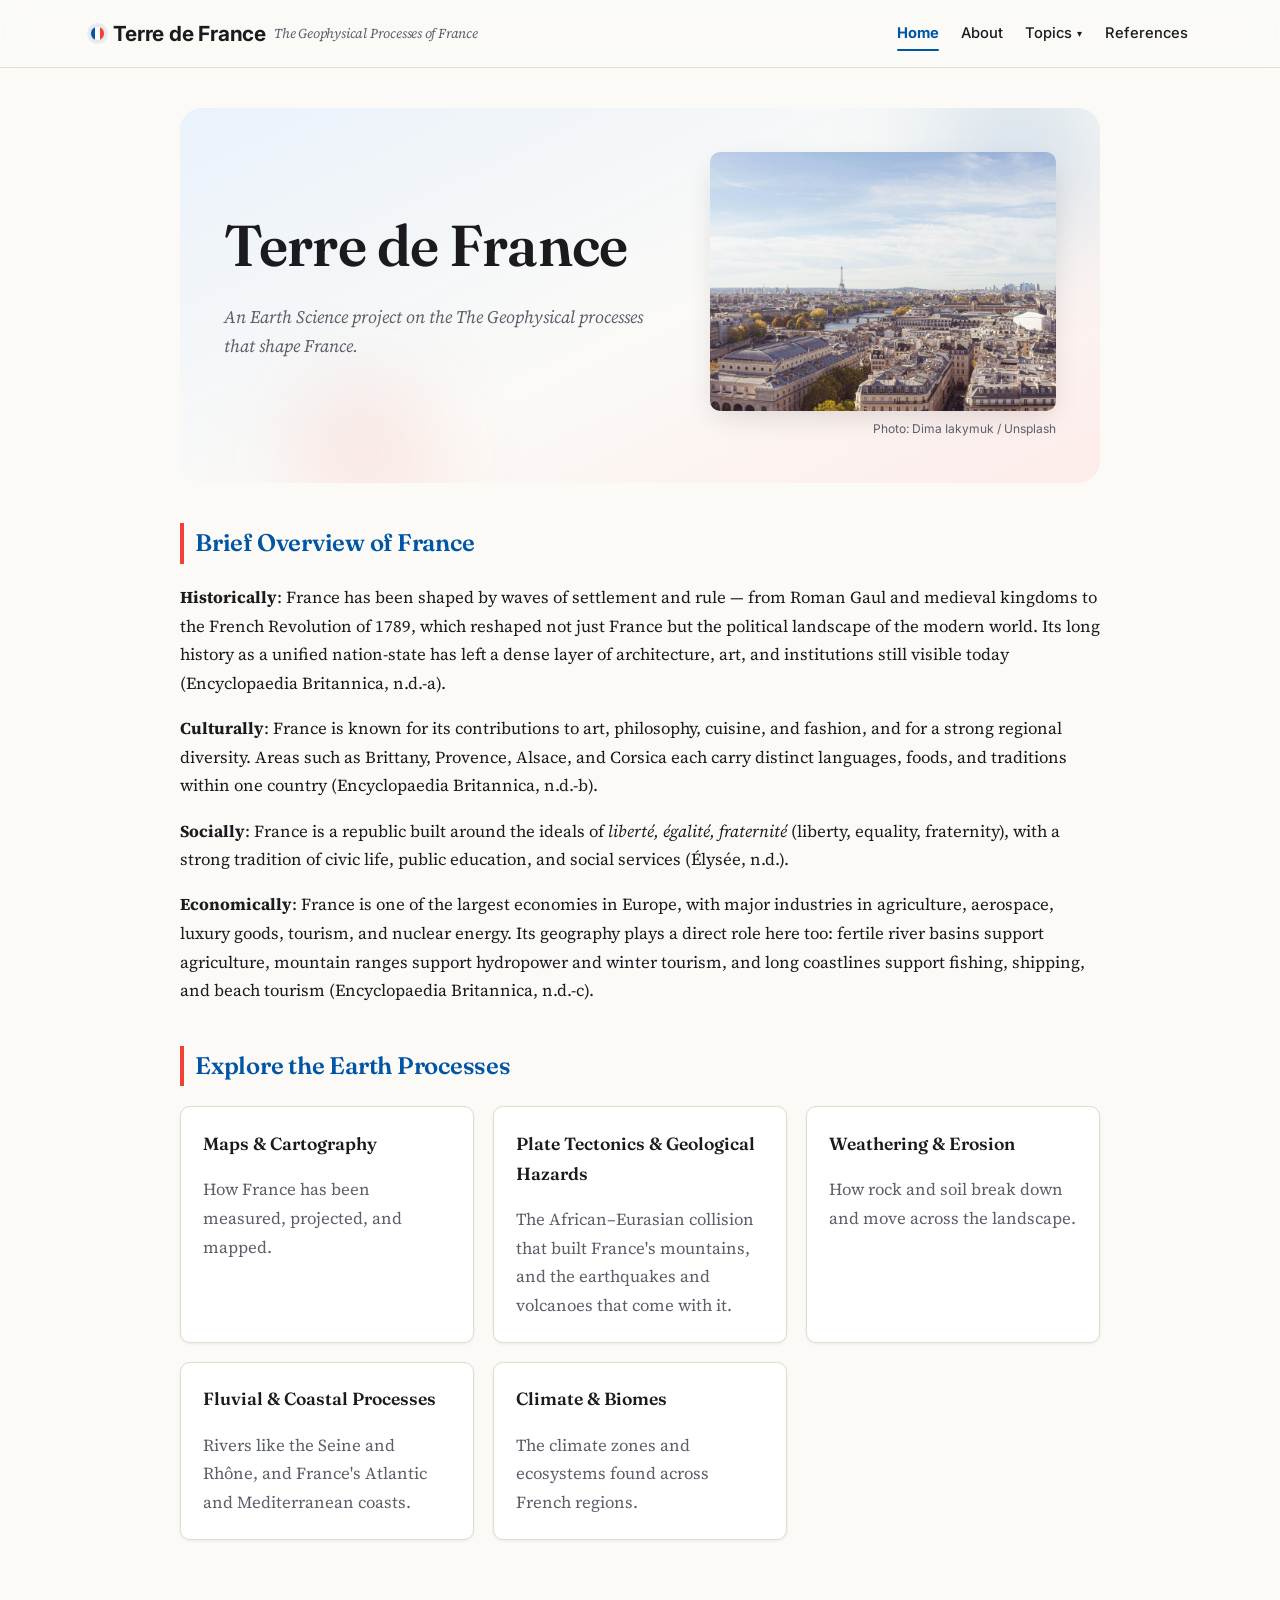
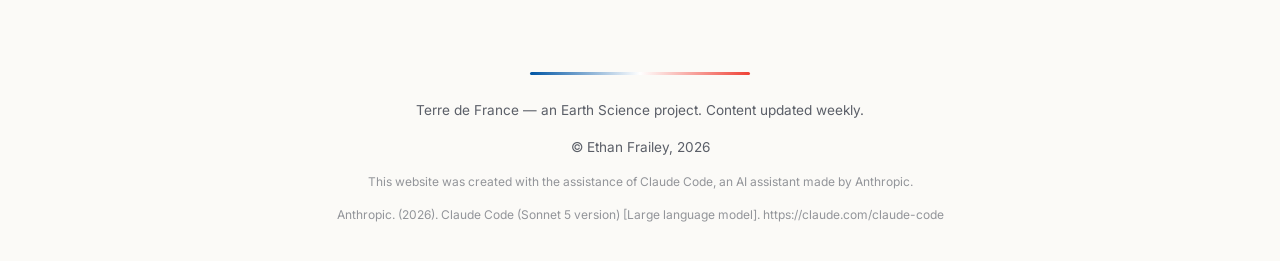
<file: index.html>
<!DOCTYPE html>
<html lang="en">
<head>
  <meta charset="UTF-8">
  <meta name="viewport" content="width=device-width, initial-scale=1.0">
  <title>Terre de France | Home</title>
  <meta name="description" content="Terre de France: an Earth Science project exploring the The Geophysical processes that have shaped France.">
  <link rel="preconnect" href="https://fonts.googleapis.com">
  <link rel="preconnect" href="https://fonts.gstatic.com" crossorigin>
  <link href="https://fonts.googleapis.com/css2?family=Fraunces:opsz,wght@9..144,500;9..144,600;9..144,700&family=Source+Serif+4:opsz,wght@8..60,400;8..60,600&family=Inter:wght@400;500;600;700&display=swap" rel="stylesheet">
  <link rel="stylesheet" href="css/style.css">
  <link rel="icon" type="image/svg+xml" href="images/favicon.svg">
</head>
<body>
  <a href="#main-content" class="skip-link">Skip to main content</a>

  <header class="site-header">
    <div class="header-inner">
      <a href="index.html" class="site-title">
        <span class="flag-dot" aria-hidden="true"></span>
        Terre de France
        <span class="subtitle">The Geophysical Processes of France</span>
      </a>
      <button class="nav-toggle" aria-expanded="false" aria-label="Toggle navigation menu">&#9776; Menu</button>
      <nav class="main-nav" aria-label="Primary">
        <ul>
          <li><a href="index.html">Home</a></li>
          <li><a href="about.html">About</a></li>
          <li class="has-dropdown">
            <button class="dropdown-toggle" type="button" aria-haspopup="true" aria-expanded="false">
              Topics <span class="caret" aria-hidden="true">&#9662;</span>
            </button>
            <ul class="dropdown-menu">
              <li><a href="maps-cartography.html">Maps &amp; Cartography</a></li>
              <li><a href="plate-tectonics.html">Plate Tectonics &amp; Geological Hazards</a></li>
              <li><a href="weathering-erosion.html">Weathering &amp; Erosion</a></li>
              <li><a href="fluvial-coastlines.html">Fluvial &amp; Coastal Processes</a></li>
              <li><a href="climate-biomes.html">Climate &amp; Biomes</a></li>
            </ul>
          </li>
          <li><a href="references.html">References</a></li>
        </ul>
      </nav>
    </div>
  </header>

  <main id="main-content">
    <div class="hero">
      <div>
        <div class="page-header" style="border-bottom:none; padding-bottom:0;">
          <h1>Terre de France</h1>
          <p class="lede">An Earth Science project on the The Geophysical processes that shape France.</p>
        </div>
      </div>
      <figure class="hero-figure">
        <img src="images/home/Aerial_photography_of_the_city.jpg" alt="Aerial view of Paris looking toward the Eiffel Tower along the Seine River.">
        <figcaption>Photo: Dima Iakymuk / Unsplash</figcaption>
      </figure>
    </div>

    <section aria-labelledby="overview-heading">
      <h2 id="overview-heading">Brief Overview of France</h2>
      <p>
        <strong>Historically</strong>: France has been shaped by waves of settlement
        and rule &mdash; from Roman Gaul and medieval kingdoms to the French
        Revolution of 1789, which reshaped not just France but the political
        landscape of the modern world. Its long history as a unified nation-state
        has left a dense layer of architecture, art, and institutions still visible
        today (Encyclopaedia Britannica, n.d.-a).
      </p>
      <p>
        <strong>Culturally</strong>: France is known for its contributions to art,
        philosophy, cuisine, and fashion, and for a strong regional diversity. Areas such as
        Brittany, Provence, Alsace, and Corsica each carry distinct languages,
        foods, and traditions within one country (Encyclopaedia Britannica, n.d.-b).
      </p>
      <p>
        <strong>Socially</strong>: France is a republic built around the ideals of
        <em>liberté, égalité, fraternité</em> (liberty, equality, fraternity), with a
        strong tradition of civic life, public education, and social services
        (Élysée, n.d.).
      </p>
      <p>
        <strong>Economically</strong>: France is one of the largest economies in
        Europe, with major industries in agriculture, aerospace, luxury goods,
        tourism, and nuclear energy. Its geography plays a direct role here too:
        fertile river basins support agriculture, mountain ranges support hydropower
        and winter tourism, and long coastlines support fishing, shipping, and beach
        tourism (Encyclopaedia Britannica, n.d.-c).
      </p>
    </section>

    <section aria-labelledby="explore-heading">
      <h2 id="explore-heading">Explore the Earth Processes</h2>
      <div class="card-grid">
        <div class="card">
          <h3><a href="maps-cartography.html">Maps &amp; Cartography</a></h3>
          <p>How France has been measured, projected, and mapped.</p>
        </div>
        <div class="card">
          <h3><a href="plate-tectonics.html">Plate Tectonics &amp; Geological Hazards</a></h3>
          <p>The African&ndash;Eurasian collision that built France's mountains, and the earthquakes and volcanoes that come with it.</p>
        </div>
        <div class="card">
          <h3><a href="weathering-erosion.html">Weathering &amp; Erosion</a></h3>
          <p>How rock and soil break down and move across the landscape.</p>
        </div>
        <div class="card">
          <h3><a href="fluvial-coastlines.html">Fluvial &amp; Coastal Processes</a></h3>
          <p>Rivers like the Seine and Rhône, and France's Atlantic and Mediterranean coasts.</p>
        </div>
        <div class="card">
          <h3><a href="climate-biomes.html">Climate &amp; Biomes</a></h3>
          <p>The climate zones and ecosystems found across French regions.</p>
        </div>
      </div>
    </section>
  </main>

  <footer class="site-footer">
    <p>Terre de France &mdash; an Earth Science project. Content updated weekly.</p>
    <p>&copy; Ethan Frailey, 2026</p>
    <p class="footer-disclaimer">This website was created with the assistance of Claude Code, an AI assistant made by Anthropic.</p>
    <p class="footer-disclaimer">Anthropic. (2026). Claude Code (Sonnet 5 version) [Large language model]. https://claude.com/claude-code</p>
  </footer>

  <script src="js/main.js"></script>
</body>
</html>
</file>
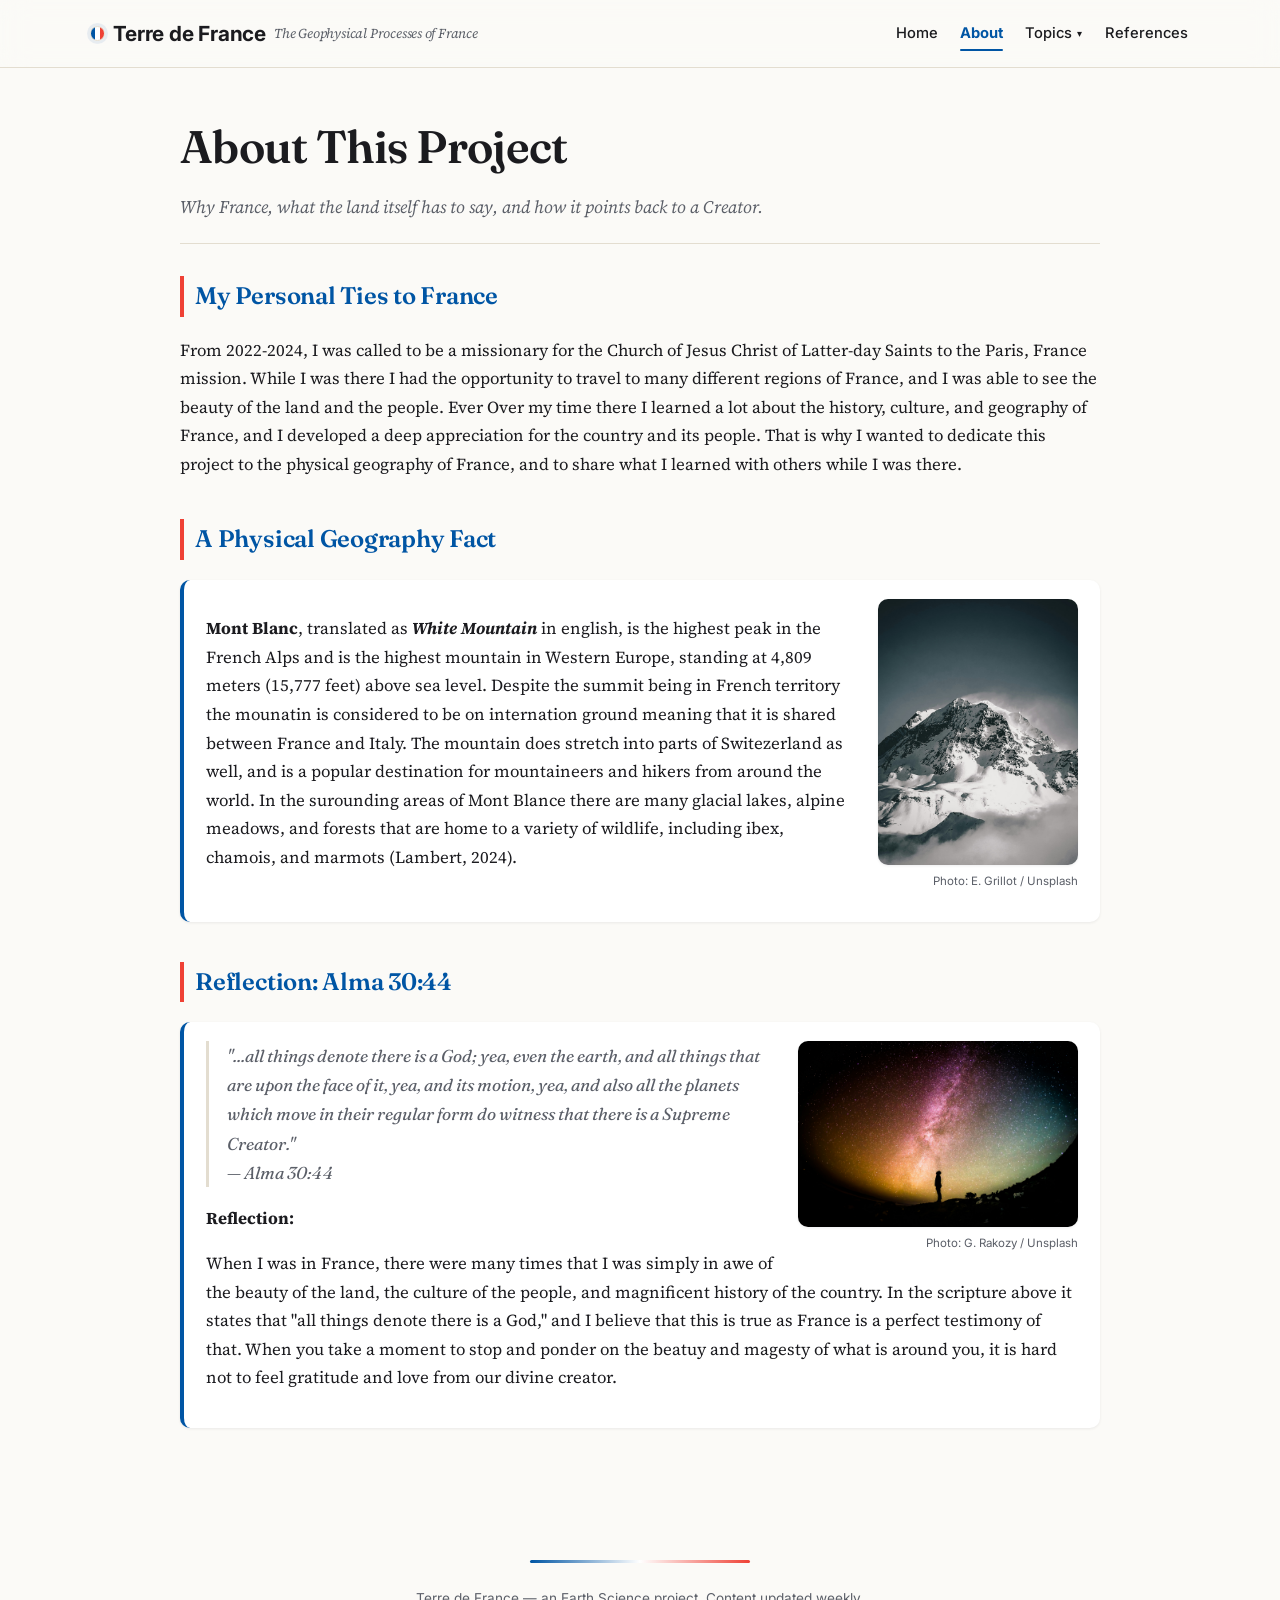
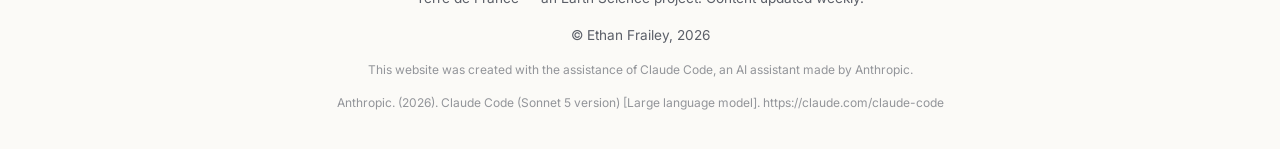
<file: about.html>
<!DOCTYPE html>
<html lang="en">
<head>
  <meta charset="UTF-8">
  <meta name="viewport" content="width=device-width, initial-scale=1.0">
  <title>Terre de France | About</title>
  <meta name="description" content="Personal connection to France, a physical geography fact, and a reflection on Alma 30:44.">
  <link rel="preconnect" href="https://fonts.googleapis.com">
  <link rel="preconnect" href="https://fonts.gstatic.com" crossorigin>
  <link href="https://fonts.googleapis.com/css2?family=Fraunces:opsz,wght@9..144,500;9..144,600;9..144,700&family=Source+Serif+4:opsz,wght@8..60,400;8..60,600&family=Inter:wght@400;500;600;700&display=swap" rel="stylesheet">
  <link rel="stylesheet" href="css/style.css">
  <link rel="icon" type="image/svg+xml" href="images/favicon.svg">
</head>
<body>
  <a href="#main-content" class="skip-link">Skip to main content</a>

  <header class="site-header">
    <div class="header-inner">
      <a href="index.html" class="site-title">
        <span class="flag-dot" aria-hidden="true"></span>
        Terre de France
        <span class="subtitle">The Geophysical Processes of France</span>
      </a>
      <button class="nav-toggle" aria-expanded="false" aria-label="Toggle navigation menu">&#9776; Menu</button>
      <nav class="main-nav" aria-label="Primary">
        <ul>
          <li><a href="index.html">Home</a></li>
          <li><a href="about.html">About</a></li>
          <li class="has-dropdown">
            <button class="dropdown-toggle" type="button" aria-haspopup="true" aria-expanded="false">
              Topics <span class="caret" aria-hidden="true">&#9662;</span>
            </button>
            <ul class="dropdown-menu">
              <li><a href="maps-cartography.html">Maps &amp; Cartography</a></li>
              <li><a href="plate-tectonics.html">Plate Tectonics &amp; Geological Hazards</a></li>
              <li><a href="weathering-erosion.html">Weathering &amp; Erosion</a></li>
              <li><a href="fluvial-coastlines.html">Fluvial &amp; Coastal Processes</a></li>
              <li><a href="climate-biomes.html">Climate &amp; Biomes</a></li>
            </ul>
          </li>
          <li><a href="references.html">References</a></li>
        </ul>
      </nav>
    </div>
  </header>

  <main id="main-content">
    <div class="page-header">
      <h1>About This Project</h1>
      <p class="lede">Why France, what the land itself has to say, and how it points back to a Creator.</p>
    </div>

    <section aria-labelledby="ties-heading">
      <h2 id="ties-heading">My Personal Ties to France</h2>
      <p>
        From 2022-2024, I was called to be a missionary for the Church of Jesus Christ of Latter-day Saints to the Paris, France mission. 
        While I was there I had the opportunity to travel to many different regions of France, and I was able to see the beauty of the land and the people. Ever
        Over my time there I learned a lot about the history, culture, and geography of France, and I developed a deep appreciation for the country and its people.
        That is why I wanted to dedicate this project to the physical geography of France, and to share what I learned with others while I was there.
      </p>
    </section>

    <section aria-labelledby="fact-heading">
      <h2 id="fact-heading">A Physical Geography Fact</h2>
      <div class="callout callout-with-image">
        <figure class="callout-figure">
          <img src="images/about/Snow-capped_mountain.jpg" alt="Snow-capped peak of Mont Blanc rising above a layer of clouds.">
          <figcaption>Photo: E. Grillot / Unsplash</figcaption>
        </figure>
        <p>
          <strong>Mont Blanc</strong>, translated as <strong><em>White Mountain</em></strong> in english, 
          is the highest peak in the French Alps and is the highest mountain in Western Europe, 
          standing at 4,809 meters (15,777 feet) above sea level. Despite the summit being in French territory the mounatin
          is considered to be on internation ground meaning that it is shared between France and Italy. 
          The mountain does stretch into parts of Switezerland as well, and is a popular destination for mountaineers and hikers
          from around the world. In the surounding areas of Mont Blance there are many glacial lakes, alpine meadows, and forests that
          are home to a variety of wildlife, including ibex, chamois, and marmots (Lambert, 2024). 
        </p>
      </div>
    </section>

    <section aria-labelledby="reflection-heading">
      <h2 id="reflection-heading">Reflection: Alma 30:44</h2>
      <div class="callout callout-with-image">
        <figure class="callout-figure callout-figure-wide">
          <img src="images/about/Silhouette_photography_of_person.jpg" alt="Silhouette of a person standing beneath a star-filled night sky and the Milky Way.">
          <figcaption>Photo: G. Rakozy / Unsplash</figcaption>
        </figure>
          <blockquote class="scripture">
            "...all things denote there is a God; yea, even the earth, 
            and all things that are upon the face of it, yea, 
            and its motion, yea, and also all the planets which 
            move in their regular form do witness that there is a Supreme Creator."
            <footer>&mdash; Alma 30:44</footer>
          </blockquote>
        <p><strong>Reflection:</strong></p>
        <p>
          When I was in France, there were many times that I was simply in awe of the beauty of the land, 
          the culture of the people, and magnificent history of the country. In the scripture above it states that 
          "all things denote there is a God," and I believe that this is true as France is a perfect testimony of that. 
          When you take a moment to stop and ponder on the beatuy and magesty of what is around you, 
          it is hard not to feel gratitude and love from our divine creator.
        </p>
      </div>
    </section>
  </main>

  <footer class="site-footer">
    <p>Terre de France &mdash; an Earth Science project. Content updated weekly.</p>
    <p>&copy; Ethan Frailey, 2026</p>
    <p class="footer-disclaimer">This website was created with the assistance of Claude Code, an AI assistant made by Anthropic.</p>
    <p class="footer-disclaimer">Anthropic. (2026). Claude Code (Sonnet 5 version) [Large language model]. https://claude.com/claude-code</p>
  </footer>

  <script src="js/main.js"></script>
</body>
</html>
</file>
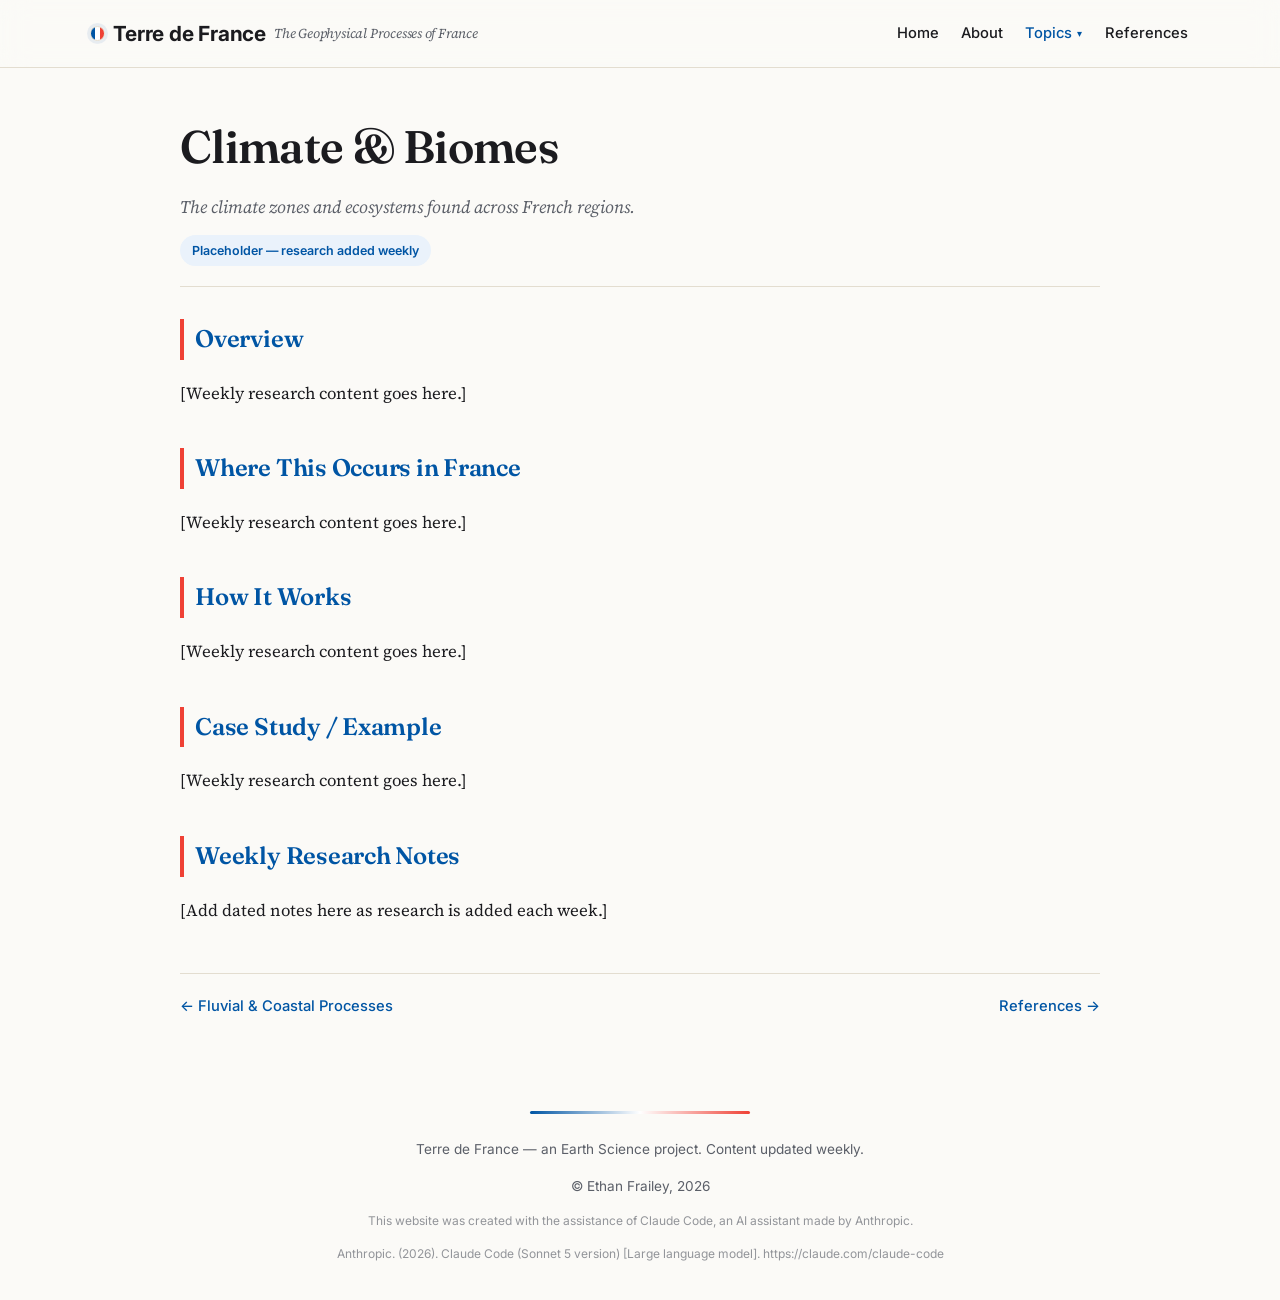
<file: climate-biomes.html>
<!DOCTYPE html>
<html lang="en">
<head>
  <meta charset="UTF-8">
  <meta name="viewport" content="width=device-width, initial-scale=1.0">
  <title>Terre de France | Climate &amp; Biomes</title>
  <meta name="description" content="Placeholder page for weekly research on climate and biomes in France.">
  <link rel="preconnect" href="https://fonts.googleapis.com">
  <link rel="preconnect" href="https://fonts.gstatic.com" crossorigin>
  <link href="https://fonts.googleapis.com/css2?family=Fraunces:opsz,wght@9..144,500;9..144,600;9..144,700&family=Source+Serif+4:opsz,wght@8..60,400;8..60,600&family=Inter:wght@400;500;600;700&display=swap" rel="stylesheet">
  <link rel="stylesheet" href="css/style.css">
  <link rel="icon" type="image/svg+xml" href="images/favicon.svg">
</head>
<body>
  <a href="#main-content" class="skip-link">Skip to main content</a>

  <header class="site-header">
    <div class="header-inner">
      <a href="index.html" class="site-title">
        <span class="flag-dot" aria-hidden="true"></span>
        Terre de France
        <span class="subtitle">The Geophysical Processes of France</span>
      </a>
      <button class="nav-toggle" aria-expanded="false" aria-label="Toggle navigation menu">&#9776; Menu</button>
      <nav class="main-nav" aria-label="Primary">
        <ul>
          <li><a href="index.html">Home</a></li>
          <li><a href="about.html">About</a></li>
          <li class="has-dropdown">
            <button class="dropdown-toggle" type="button" aria-haspopup="true" aria-expanded="false">
              Topics <span class="caret" aria-hidden="true">&#9662;</span>
            </button>
            <ul class="dropdown-menu">
              <li><a href="maps-cartography.html">Maps &amp; Cartography</a></li>
              <li><a href="plate-tectonics.html">Plate Tectonics &amp; Geological Hazards</a></li>
              <li><a href="weathering-erosion.html">Weathering &amp; Erosion</a></li>
              <li><a href="fluvial-coastlines.html">Fluvial &amp; Coastal Processes</a></li>
              <li><a href="climate-biomes.html">Climate &amp; Biomes</a></li>
            </ul>
          </li>
          <li><a href="references.html">References</a></li>
        </ul>
      </nav>
    </div>
  </header>

  <main id="main-content">
    <div class="page-header">
      <h1>Climate &amp; Biomes</h1>
      <p class="lede">The climate zones and ecosystems found across French regions.</p>
      <span class="research-status">Placeholder &mdash; research added weekly</span>
    </div>

    <section aria-labelledby="overview-heading">
      <h2 id="overview-heading">Overview</h2>
      <p>[Weekly research content goes here.]</p>
    </section>

    <section aria-labelledby="where-heading">
      <h2 id="where-heading">Where This Occurs in France</h2>
      <p>[Weekly research content goes here.]</p>
    </section>

    <section aria-labelledby="how-heading">
      <h2 id="how-heading">How It Works</h2>
      <p>[Weekly research content goes here.]</p>
    </section>

    <section aria-labelledby="case-heading">
      <h2 id="case-heading">Case Study / Example</h2>
      <p>[Weekly research content goes here.]</p>
    </section>

    <section aria-labelledby="notes-heading">
      <h2 id="notes-heading">Weekly Research Notes</h2>
      <p>[Add dated notes here as research is added each week.]</p>
    </section>

    <nav class="topic-nav" aria-label="Topic pages">
      <a href="fluvial-coastlines.html">&larr; Fluvial &amp; Coastal Processes</a>
      <a href="references.html">References &rarr;</a>
    </nav>
  </main>

  <footer class="site-footer">
    <p>Terre de France &mdash; an Earth Science project. Content updated weekly.</p>
    <p>&copy; Ethan Frailey, 2026</p>
    <p class="footer-disclaimer">This website was created with the assistance of Claude Code, an AI assistant made by Anthropic.</p>
    <p class="footer-disclaimer">Anthropic. (2026). Claude Code (Sonnet 5 version) [Large language model]. https://claude.com/claude-code</p>
  </footer>

  <script src="js/main.js"></script>
</body>
</html>
</file>
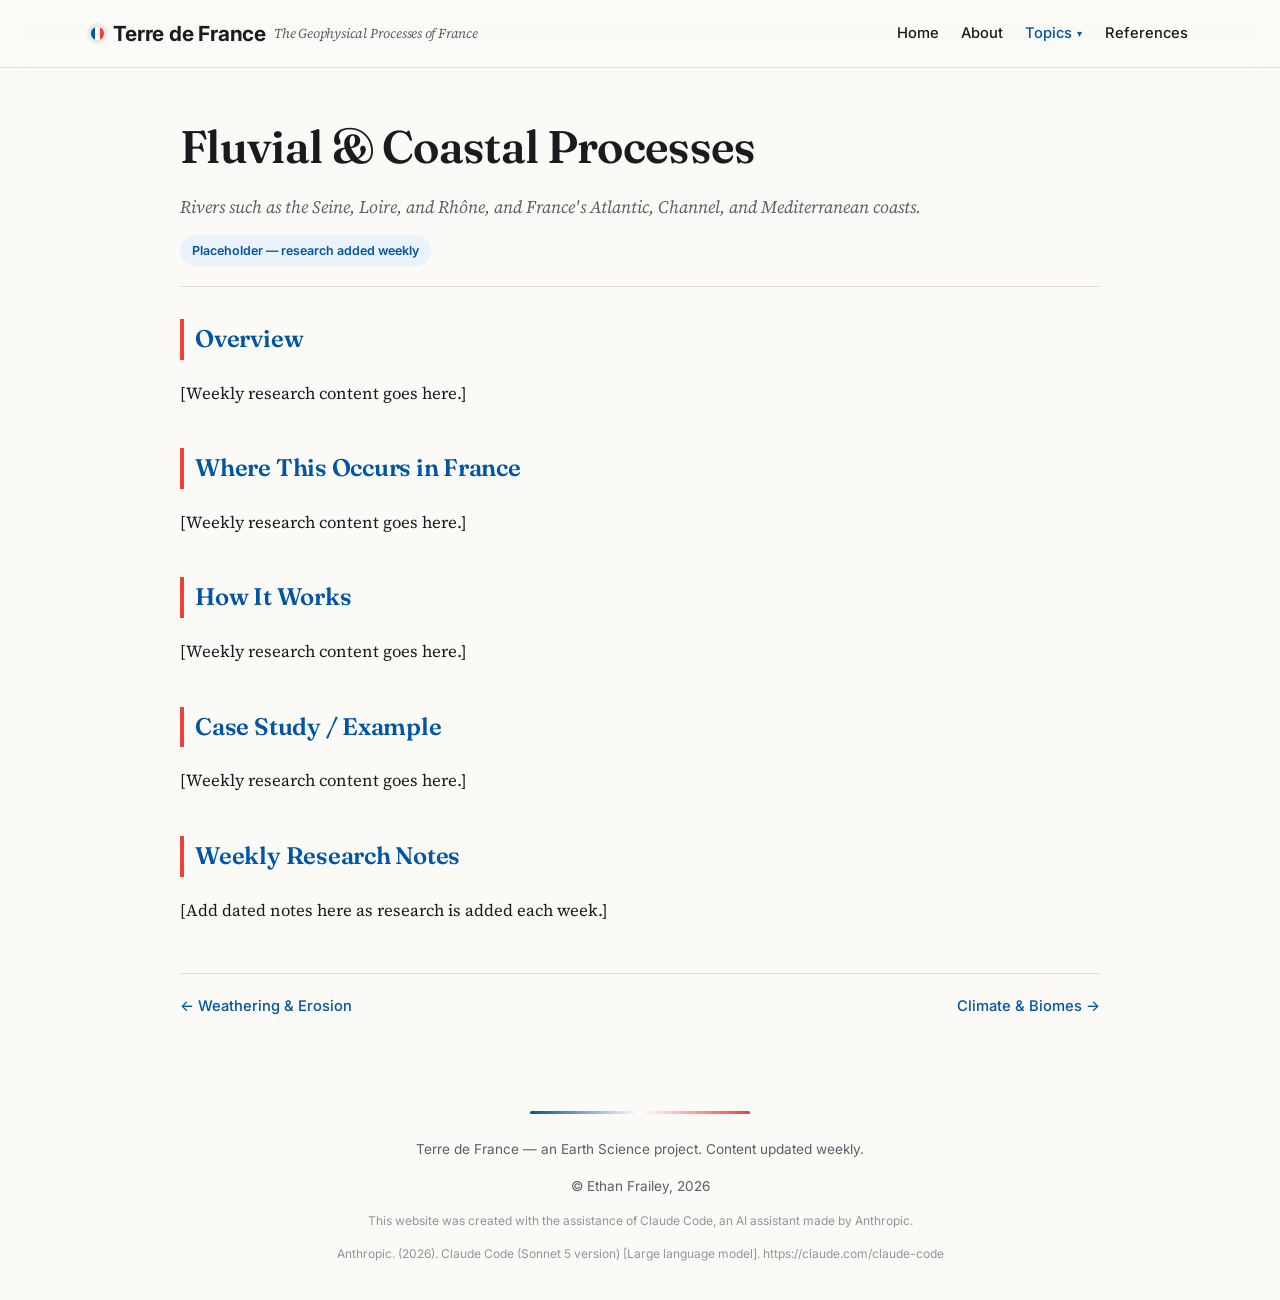
<file: fluvial-coastlines.html>
<!DOCTYPE html>
<html lang="en">
<head>
  <meta charset="UTF-8">
  <meta name="viewport" content="width=device-width, initial-scale=1.0">
  <title>Terre de France | Fluvial &amp; Coastal Processes</title>
  <meta name="description" content="Placeholder page for weekly research on rivers and coastlines in France.">
  <link rel="preconnect" href="https://fonts.googleapis.com">
  <link rel="preconnect" href="https://fonts.gstatic.com" crossorigin>
  <link href="https://fonts.googleapis.com/css2?family=Fraunces:opsz,wght@9..144,500;9..144,600;9..144,700&family=Source+Serif+4:opsz,wght@8..60,400;8..60,600&family=Inter:wght@400;500;600;700&display=swap" rel="stylesheet">
  <link rel="stylesheet" href="css/style.css">
  <link rel="icon" type="image/svg+xml" href="images/favicon.svg">
</head>
<body>
  <a href="#main-content" class="skip-link">Skip to main content</a>

  <header class="site-header">
    <div class="header-inner">
      <a href="index.html" class="site-title">
        <span class="flag-dot" aria-hidden="true"></span>
        Terre de France
        <span class="subtitle">The Geophysical Processes of France</span>
      </a>
      <button class="nav-toggle" aria-expanded="false" aria-label="Toggle navigation menu">&#9776; Menu</button>
      <nav class="main-nav" aria-label="Primary">
        <ul>
          <li><a href="index.html">Home</a></li>
          <li><a href="about.html">About</a></li>
          <li class="has-dropdown">
            <button class="dropdown-toggle" type="button" aria-haspopup="true" aria-expanded="false">
              Topics <span class="caret" aria-hidden="true">&#9662;</span>
            </button>
            <ul class="dropdown-menu">
              <li><a href="maps-cartography.html">Maps &amp; Cartography</a></li>
              <li><a href="plate-tectonics.html">Plate Tectonics &amp; Geological Hazards</a></li>
              <li><a href="weathering-erosion.html">Weathering &amp; Erosion</a></li>
              <li><a href="fluvial-coastlines.html">Fluvial &amp; Coastal Processes</a></li>
              <li><a href="climate-biomes.html">Climate &amp; Biomes</a></li>
            </ul>
          </li>
          <li><a href="references.html">References</a></li>
        </ul>
      </nav>
    </div>
  </header>

  <main id="main-content">
    <div class="page-header">
      <h1>Fluvial &amp; Coastal Processes</h1>
      <p class="lede">Rivers such as the Seine, Loire, and Rh&ocirc;ne, and France's Atlantic, Channel, and Mediterranean coasts.</p>
      <span class="research-status">Placeholder &mdash; research added weekly</span>
    </div>

    <section aria-labelledby="overview-heading">
      <h2 id="overview-heading">Overview</h2>
      <p>[Weekly research content goes here.]</p>
    </section>

    <section aria-labelledby="where-heading">
      <h2 id="where-heading">Where This Occurs in France</h2>
      <p>[Weekly research content goes here.]</p>
    </section>

    <section aria-labelledby="how-heading">
      <h2 id="how-heading">How It Works</h2>
      <p>[Weekly research content goes here.]</p>
    </section>

    <section aria-labelledby="case-heading">
      <h2 id="case-heading">Case Study / Example</h2>
      <p>[Weekly research content goes here.]</p>
    </section>

    <section aria-labelledby="notes-heading">
      <h2 id="notes-heading">Weekly Research Notes</h2>
      <p>[Add dated notes here as research is added each week.]</p>
    </section>

    <nav class="topic-nav" aria-label="Topic pages">
      <a href="weathering-erosion.html">&larr; Weathering &amp; Erosion</a>
      <a href="climate-biomes.html">Climate &amp; Biomes &rarr;</a>
    </nav>
  </main>

  <footer class="site-footer">
    <p>Terre de France &mdash; an Earth Science project. Content updated weekly.</p>
    <p>&copy; Ethan Frailey, 2026</p>
    <p class="footer-disclaimer">This website was created with the assistance of Claude Code, an AI assistant made by Anthropic.</p>
    <p class="footer-disclaimer">Anthropic. (2026). Claude Code (Sonnet 5 version) [Large language model]. https://claude.com/claude-code</p>
  </footer>

  <script src="js/main.js"></script>
</body>
</html>
</file>
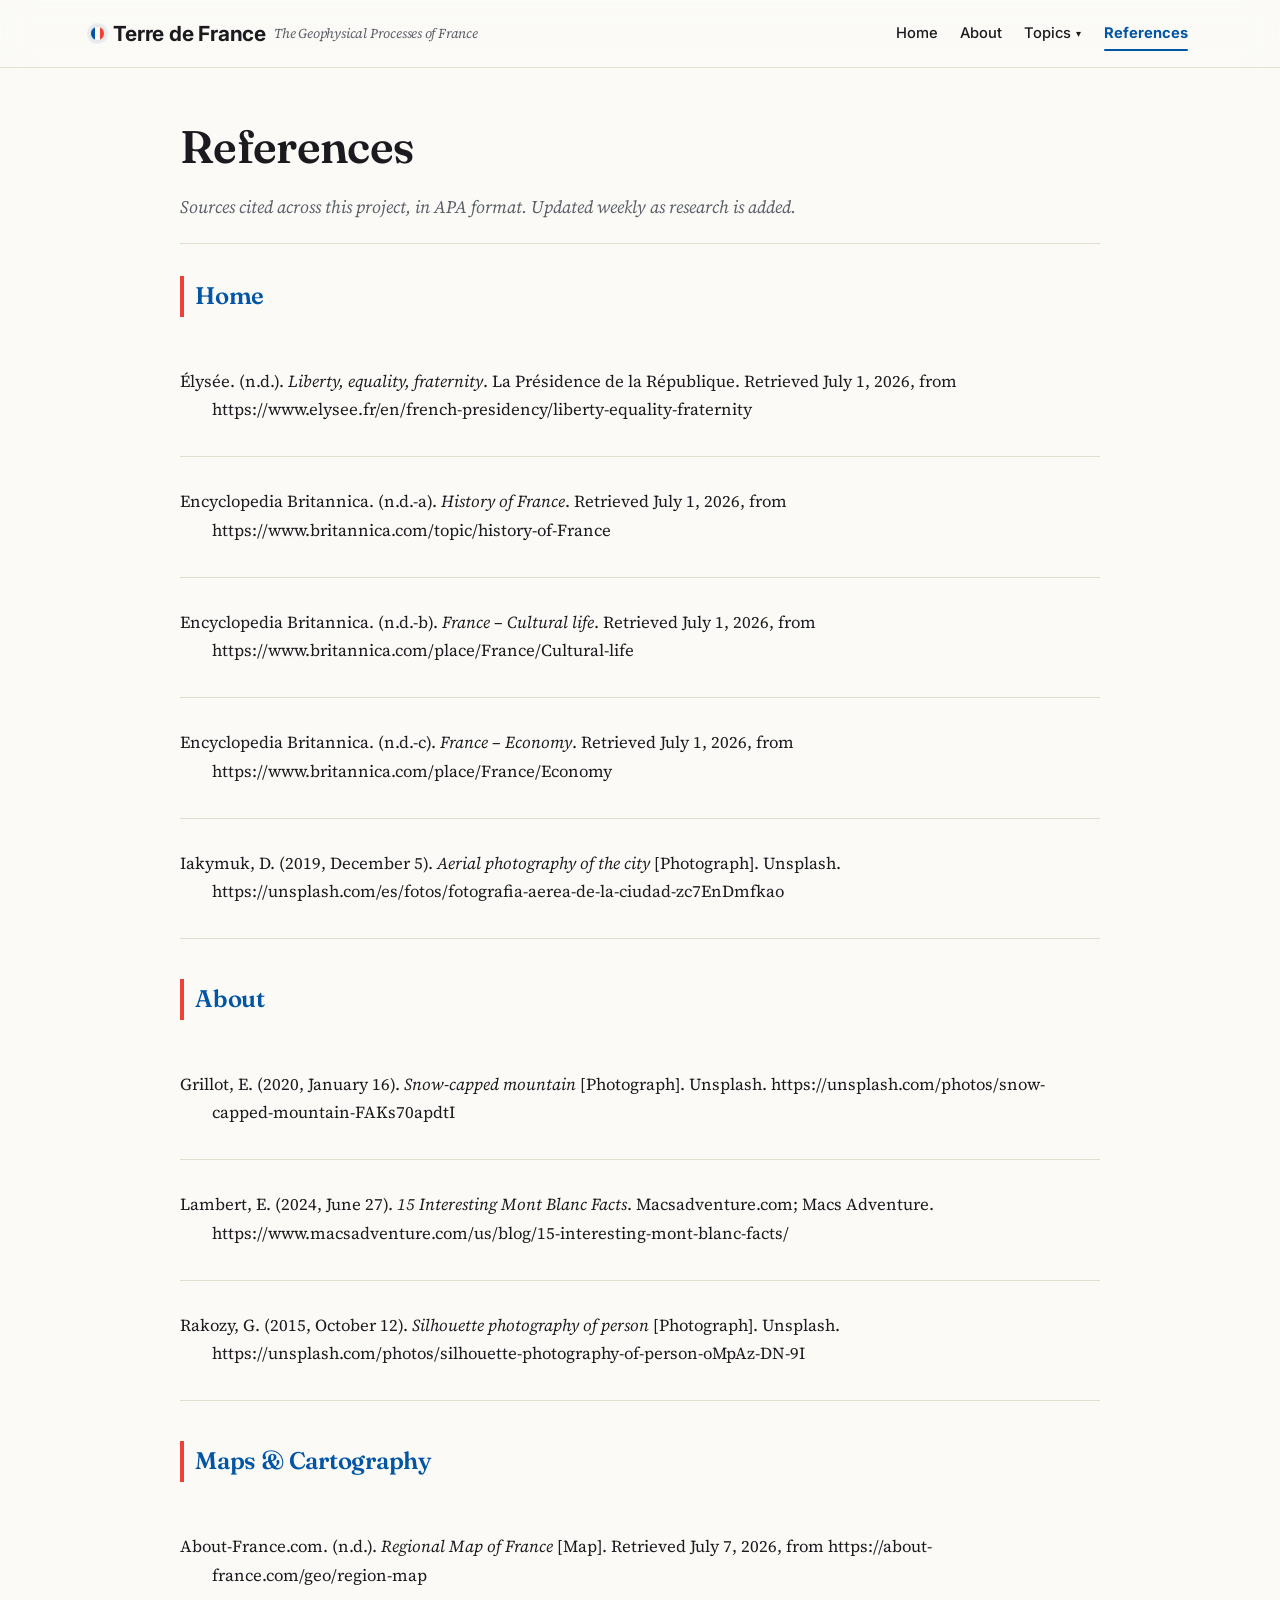
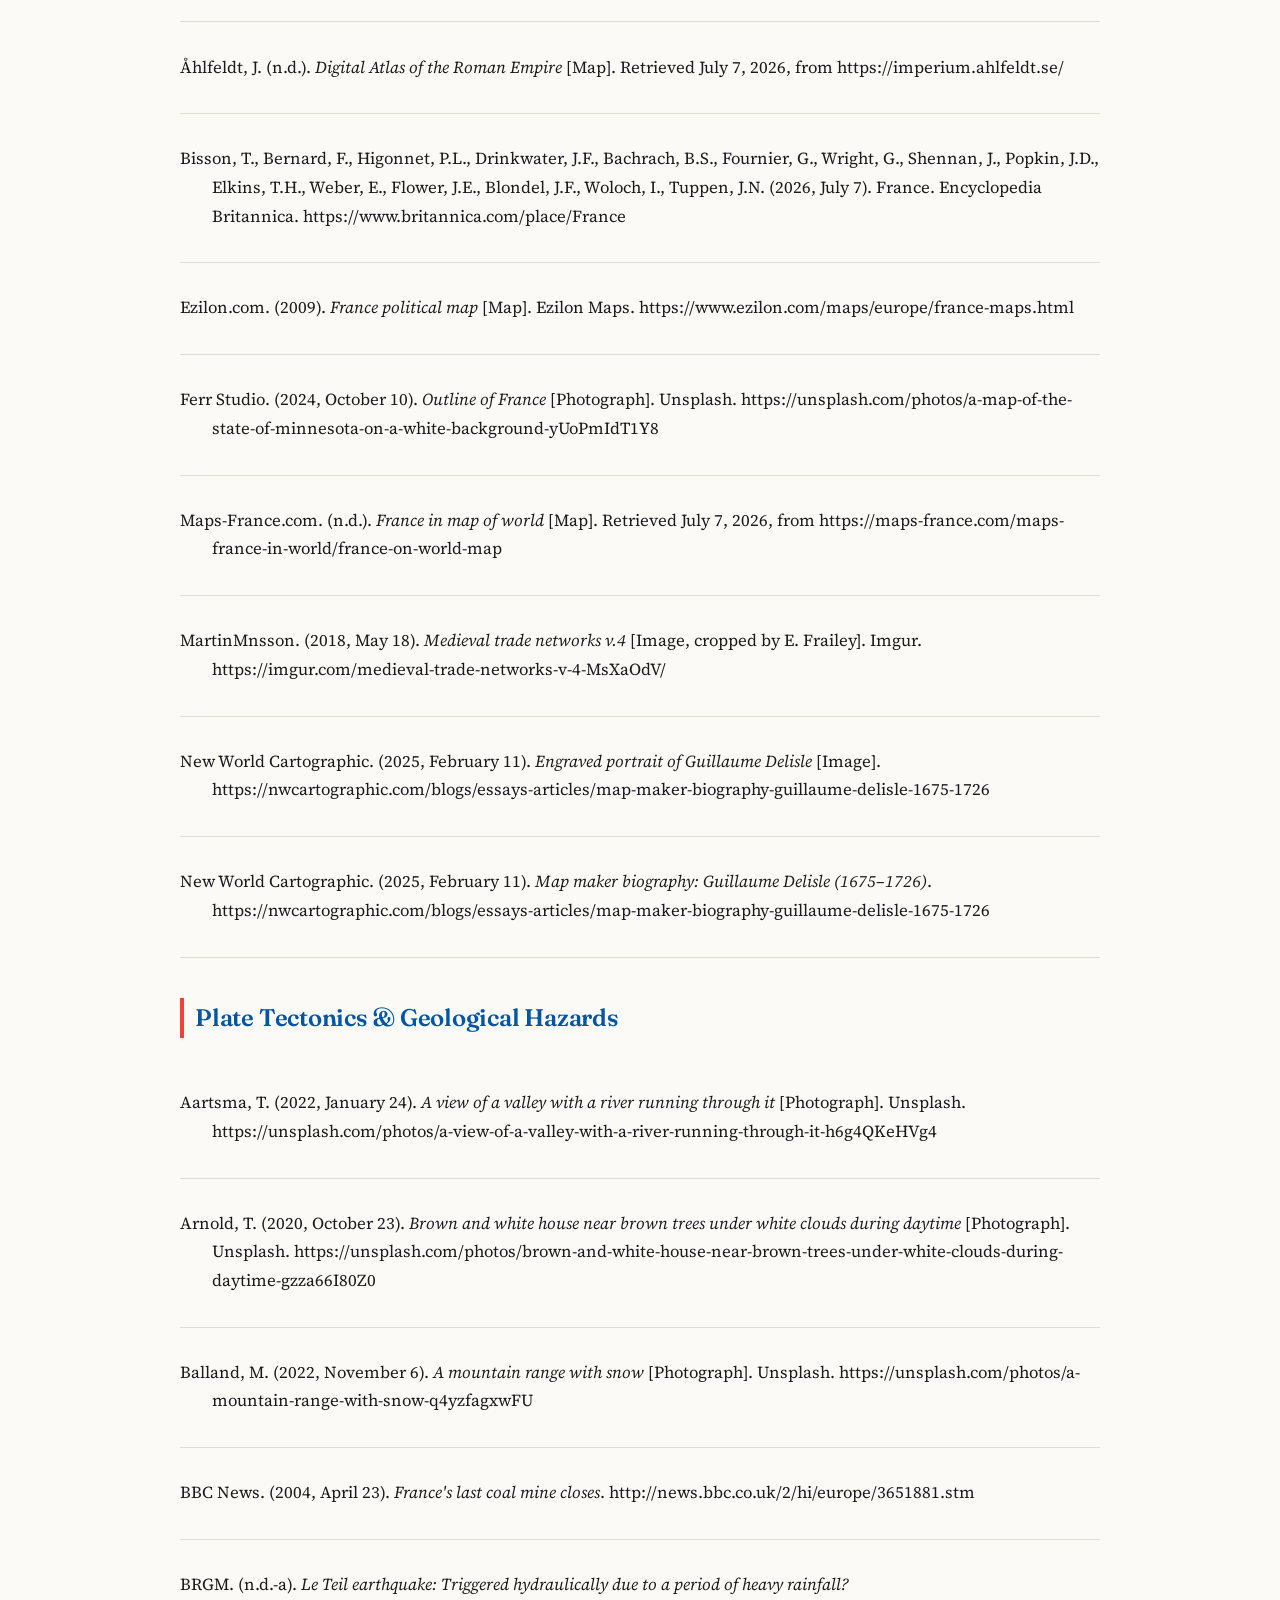
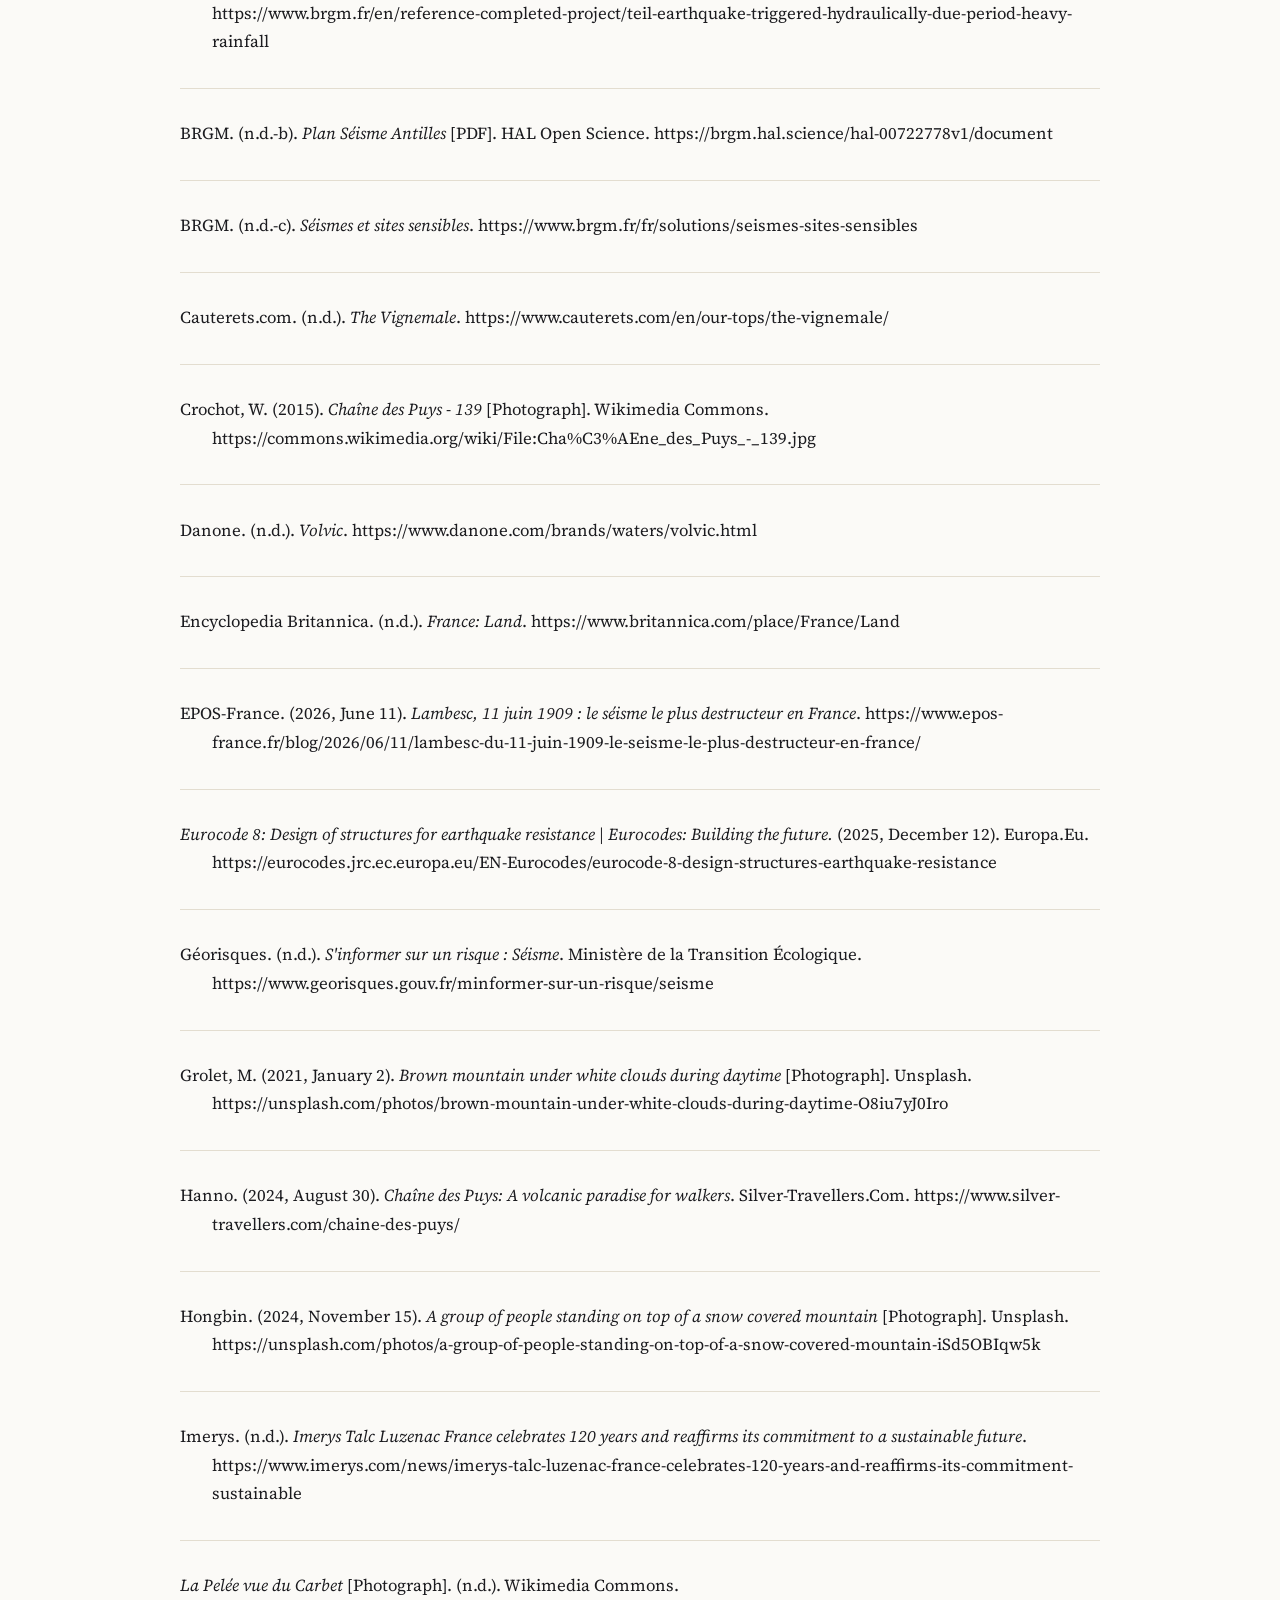
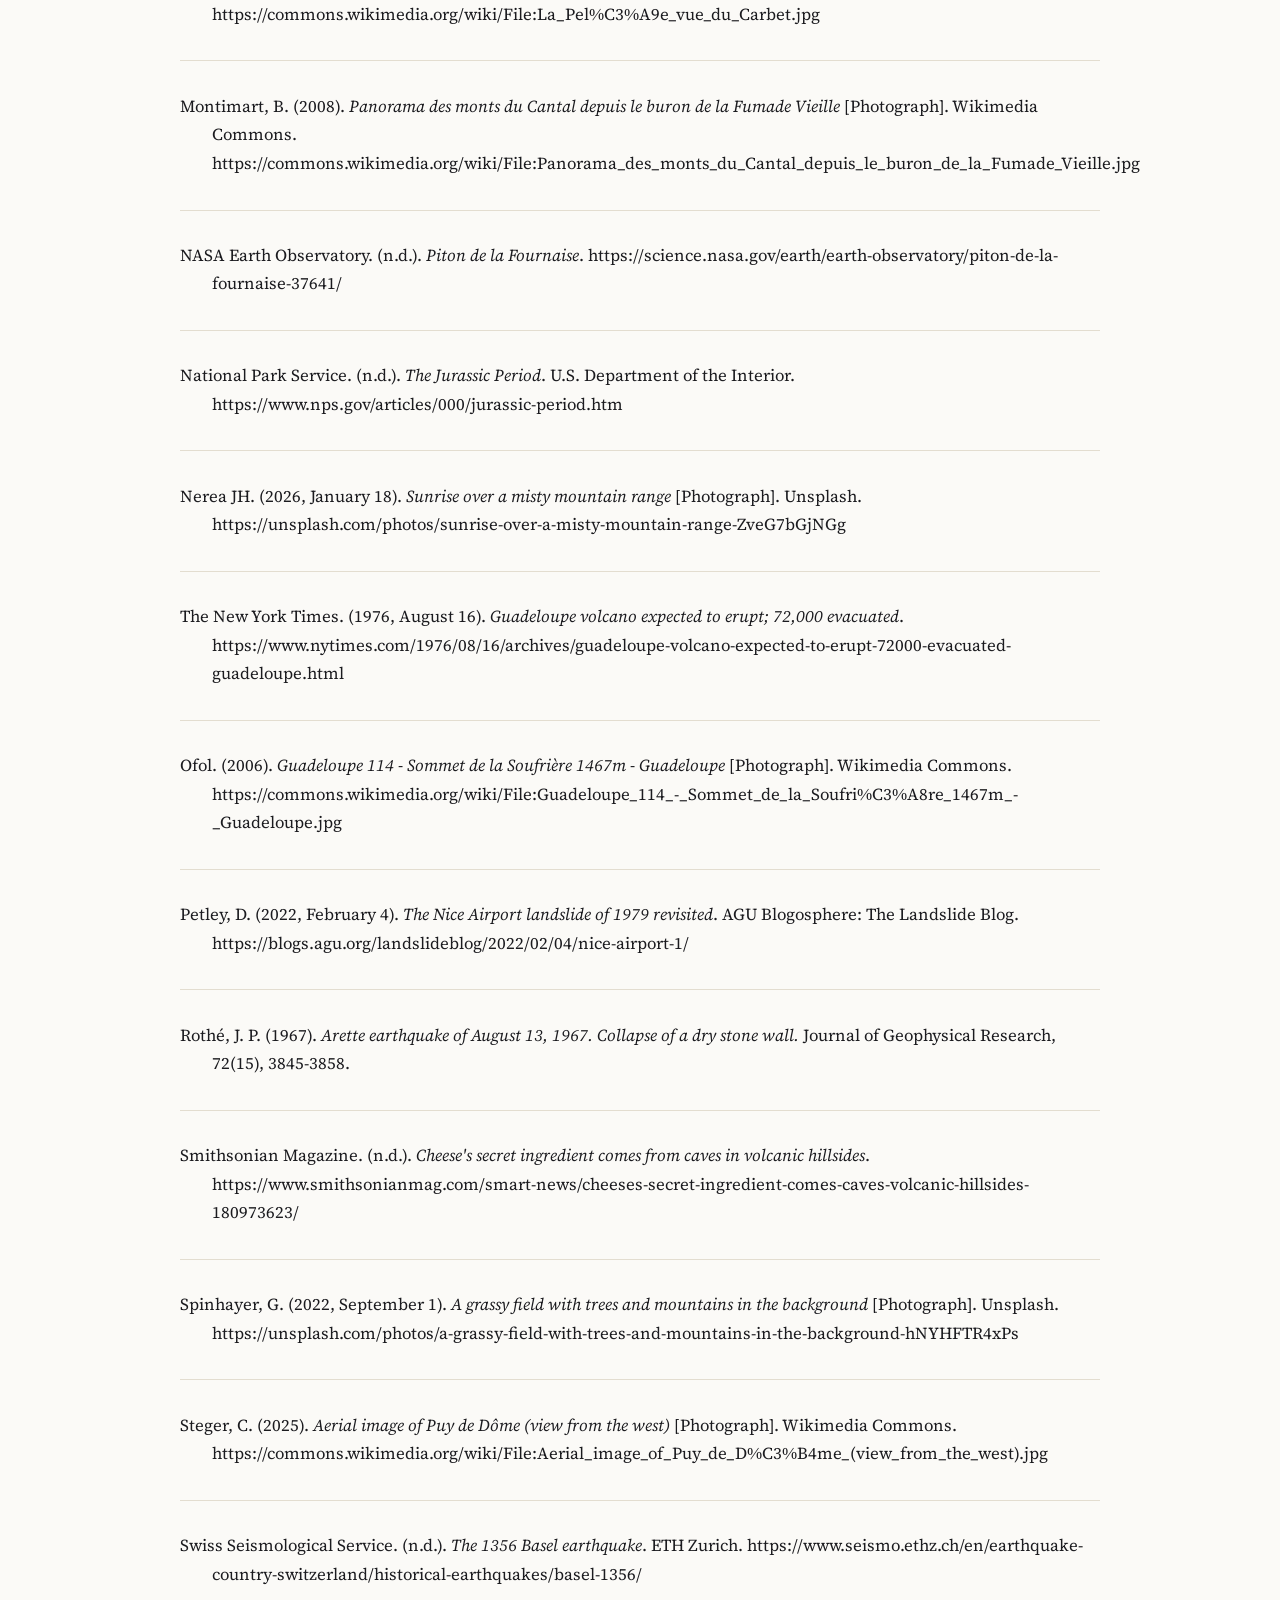
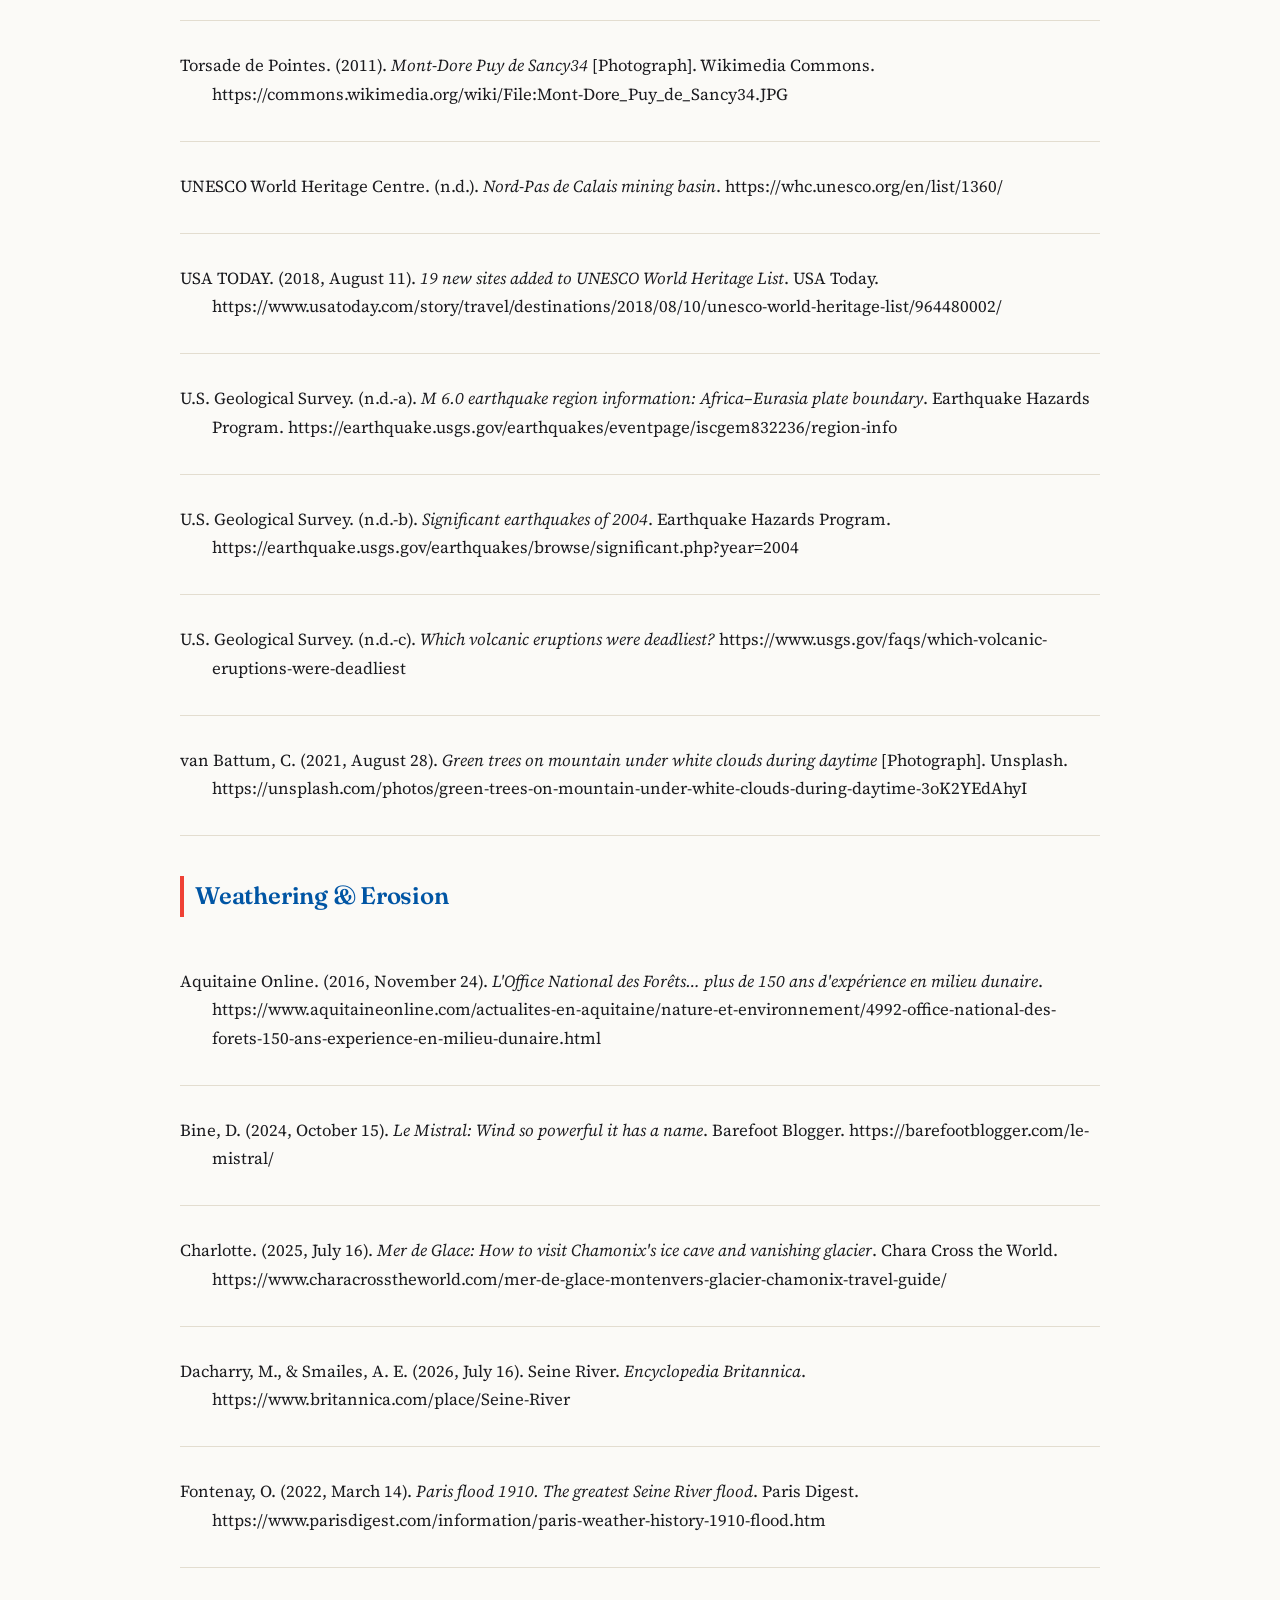
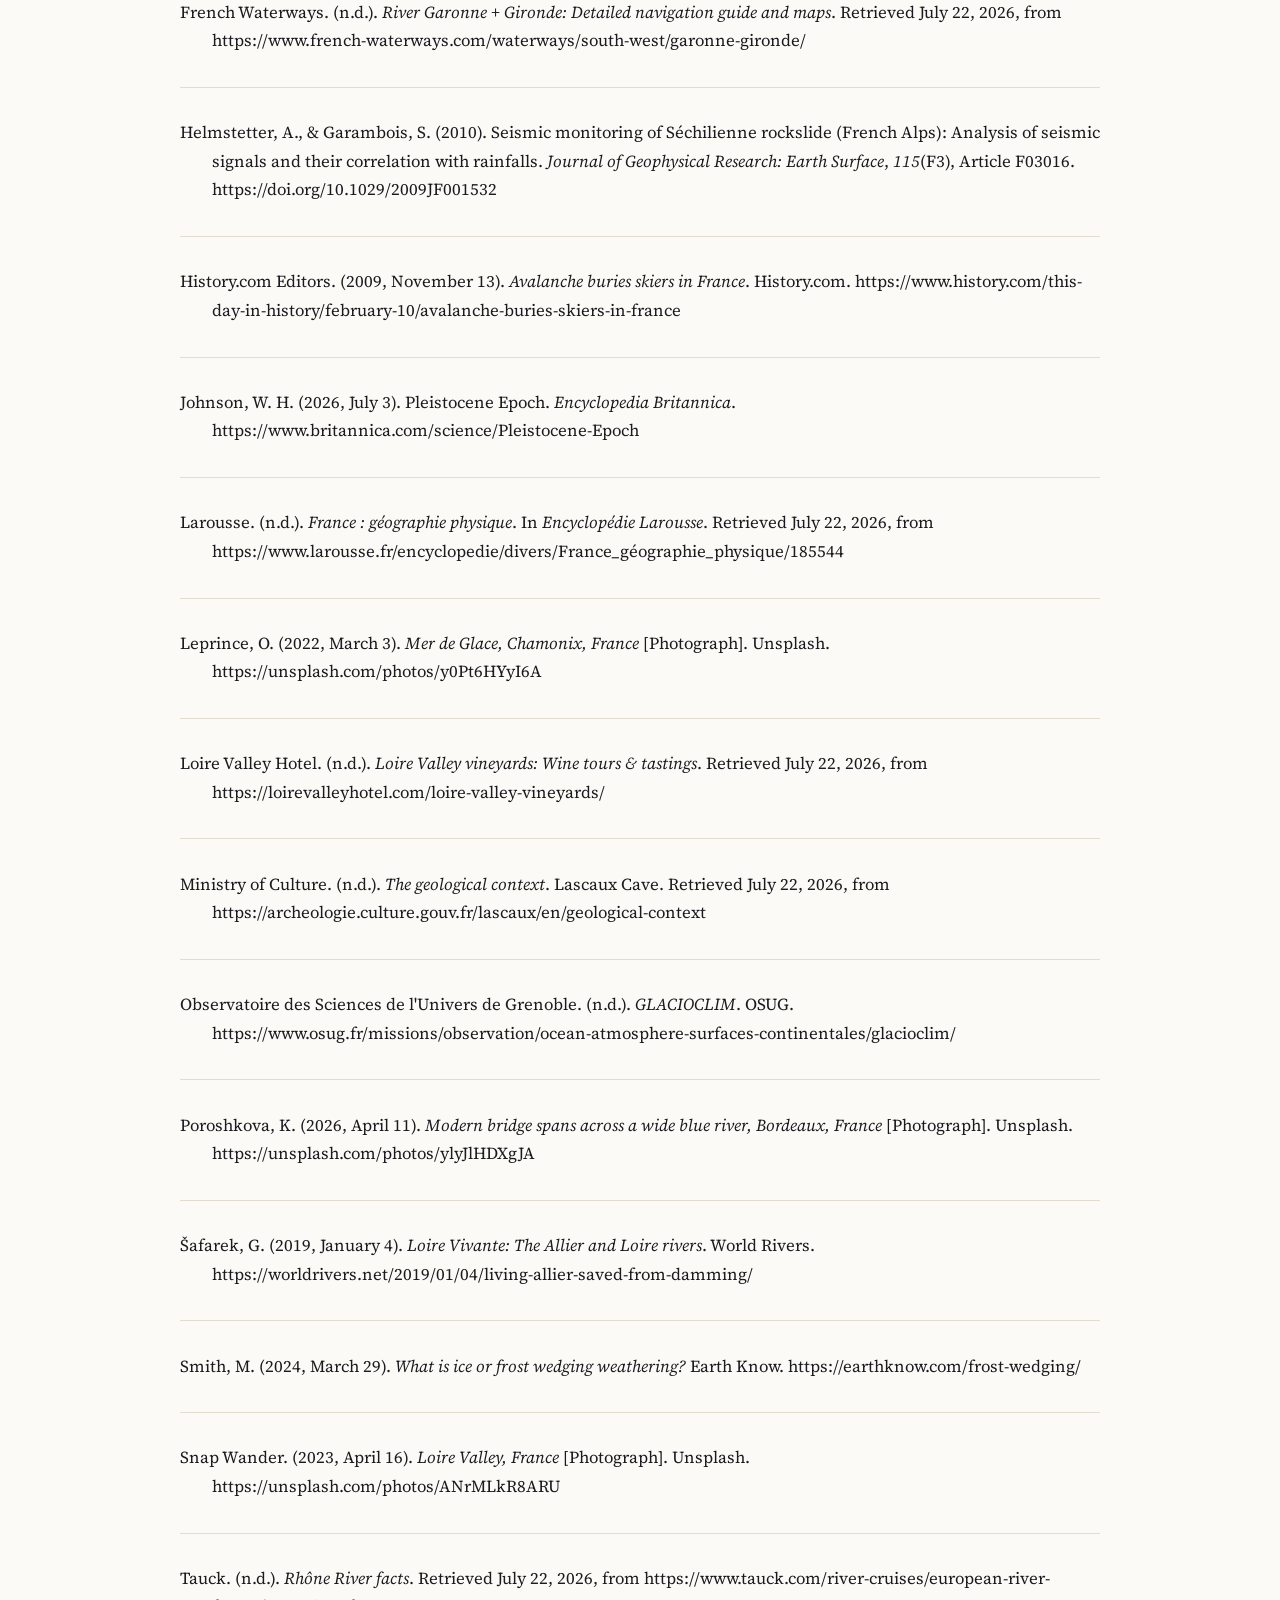
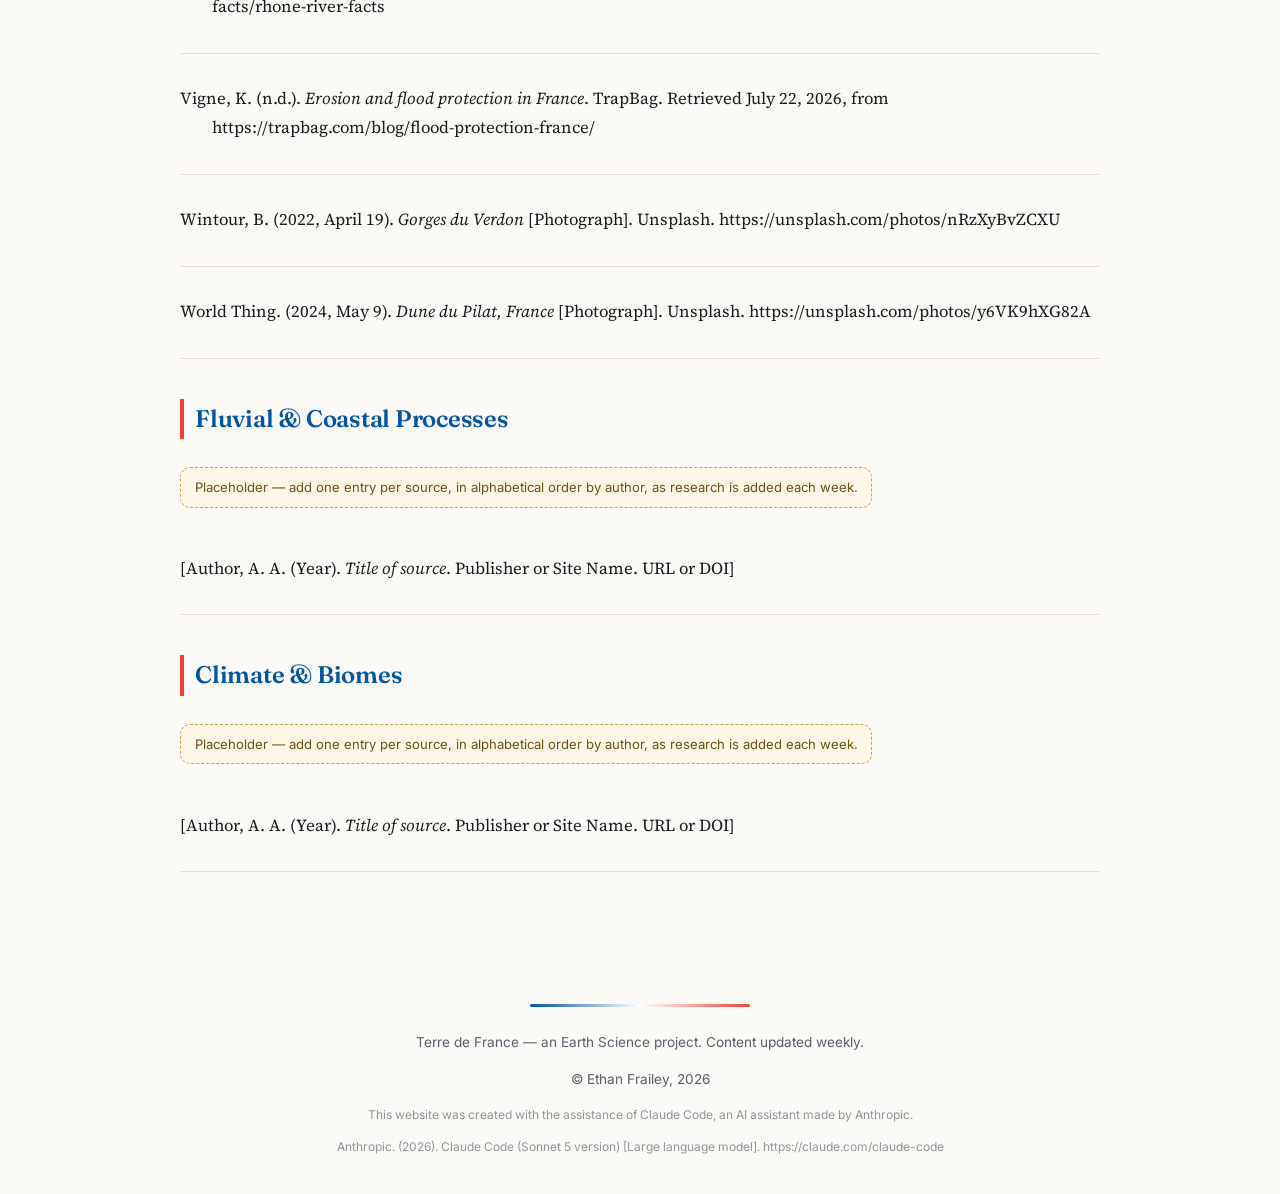
<file: references.html>
<!DOCTYPE html>
<html lang="en">
<head>
  <meta charset="UTF-8">
  <meta name="viewport" content="width=device-width, initial-scale=1.0">
  <title>Terre de France | References</title>
  <meta name="description" content="APA-formatted reference list for the Terre de France project, updated weekly.">
  <link rel="preconnect" href="https://fonts.googleapis.com">
  <link rel="preconnect" href="https://fonts.gstatic.com" crossorigin>
  <link href="https://fonts.googleapis.com/css2?family=Fraunces:opsz,wght@9..144,500;9..144,600;9..144,700&family=Source+Serif+4:opsz,wght@8..60,400;8..60,600&family=Inter:wght@400;500;600;700&display=swap" rel="stylesheet">
  <link rel="stylesheet" href="css/style.css">
  <link rel="icon" type="image/svg+xml" href="images/favicon.svg">
</head>
<body>
  <a href="#main-content" class="skip-link">Skip to main content</a>

  <header class="site-header">
    <div class="header-inner">
      <a href="index.html" class="site-title">
        <span class="flag-dot" aria-hidden="true"></span>
        Terre de France
        <span class="subtitle">The Geophysical Processes of France</span>
      </a>
      <button class="nav-toggle" aria-expanded="false" aria-label="Toggle navigation menu">&#9776; Menu</button>
      <nav class="main-nav" aria-label="Primary">
        <ul>
          <li><a href="index.html">Home</a></li>
          <li><a href="about.html">About</a></li>
          <li class="has-dropdown">
            <button class="dropdown-toggle" type="button" aria-haspopup="true" aria-expanded="false">
              Topics <span class="caret" aria-hidden="true">&#9662;</span>
            </button>
            <ul class="dropdown-menu">
              <li><a href="maps-cartography.html">Maps &amp; Cartography</a></li>
              <li><a href="plate-tectonics.html">Plate Tectonics &amp; Geological Hazards</a></li>
              <li><a href="weathering-erosion.html">Weathering &amp; Erosion</a></li>
              <li><a href="fluvial-coastlines.html">Fluvial &amp; Coastal Processes</a></li>
              <li><a href="climate-biomes.html">Climate &amp; Biomes</a></li>
            </ul>
          </li>
          <li><a href="references.html">References</a></li>
        </ul>
      </nav>
    </div>
  </header>

  <main id="main-content">
    <div class="page-header">
      <h1>References</h1>
      <p class="lede">Sources cited across this project, in APA format. Updated weekly as research is added.</p>
    </div>

    <section aria-labelledby="home-refs-heading">
      <h2 id="home-refs-heading">Home</h2>
      <ol class="reference-list">
        <!-- Copy this <li> for each new source on this page, then fill in the brackets. -->
        <li>
          <p class="reference-entry">&Eacute;lys&eacute;e. (n.d.). <em>Liberty, equality, fraternity</em>. La Pr&eacute;sidence de la R&eacute;publique. Retrieved July 1, 2026, from https://www.elysee.fr/en/french-presidency/liberty-equality-fraternity</p>
        </li>
        <li>
          <p class="reference-entry">Encyclopedia Britannica. (n.d.-a). <em>History of France</em>. Retrieved July 1, 2026, from https://www.britannica.com/topic/history-of-France</p>
        </li>
        <li>
          <p class="reference-entry">Encyclopedia Britannica. (n.d.-b). <em>France &ndash; Cultural life</em>. Retrieved July 1, 2026, from https://www.britannica.com/place/France/Cultural-life</p>
        </li>
        <li>
          <p class="reference-entry">Encyclopedia Britannica. (n.d.-c). <em>France &ndash; Economy</em>. Retrieved July 1, 2026, from https://www.britannica.com/place/France/Economy</p>
        </li>
        <li>
          <p class="reference-entry">Iakymuk, D. (2019, December 5). <em>Aerial photography of the city</em> [Photograph]. Unsplash. https://unsplash.com/es/fotos/fotografia-aerea-de-la-ciudad-zc7EnDmfkao</p>
        </li>
      </ol>
    </section>

    <section aria-labelledby="about-refs-heading">
      <h2 id="about-refs-heading">About</h2>
      <ol class="reference-list">
        <!-- Copy this <li> for each new source on this page, then fill in the brackets. -->
        <li>
          <p class="reference-entry">Grillot, E. (2020, January 16). <em>Snow-capped mountain</em> [Photograph]. Unsplash. https://unsplash.com/photos/snow-capped-mountain-FAKs70apdtI</p>
        </li>
        <li>
          <p class="reference-entry">Lambert, E. (2024, June 27). <em>15 Interesting Mont Blanc Facts</em>. Macsadventure.com; Macs Adventure. https://www.macsadventure.com/us/blog/15-interesting-mont-blanc-facts/</p>
        </li>
        <li>
          <p class="reference-entry">Rakozy, G. (2015, October 12). <em>Silhouette photography of person</em> [Photograph]. Unsplash. https://unsplash.com/photos/silhouette-photography-of-person-oMpAz-DN-9I</p>
        </li>
      </ol>
    </section>

    <section aria-labelledby="maps-refs-heading">
      <h2 id="maps-refs-heading">Maps &amp; Cartography</h2>
      <ol class="reference-list">
        <!-- Copy this <li> for each new source on this page, then fill in the brackets. -->
        <li>
          <p class="reference-entry">About-France.com. (n.d.). <em>Regional Map of France</em> [Map]. Retrieved July 7, 2026, from https://about-france.com/geo/region-map</p>
        </li>
        <li>
          <p class="reference-entry">&Aring;hlfeldt, J. (n.d.). <em>Digital Atlas of the Roman Empire</em> [Map]. Retrieved July 7, 2026, from https://imperium.ahlfeldt.se/</p>
        </li>
        <li>
          <p class="reference-entry">Bisson, T., Bernard, F., Higonnet, P.L., Drinkwater, J.F., Bachrach, B.S., Fournier, G., Wright, G., Shennan, J., Popkin, J.D., Elkins, T.H., Weber, E., Flower, J.E., Blondel, J.F., Woloch, I., Tuppen, J.N. (2026, July 7). France. Encyclopedia Britannica. https://www.britannica.com/place/France</p>
        </li>
        <li>
          <p class="reference-entry">Ezilon.com. (2009). <em>France political map</em> [Map]. Ezilon Maps. https://www.ezilon.com/maps/europe/france-maps.html</p>
        </li>
        <li>
          <p class="reference-entry">Ferr Studio. (2024, October 10). <em>Outline of France</em> [Photograph]. Unsplash. https://unsplash.com/photos/a-map-of-the-state-of-minnesota-on-a-white-background-yUoPmIdT1Y8</p>
        </li>
        <li>
          <p class="reference-entry">Maps-France.com. (n.d.). <em>France in map of world</em> [Map]. Retrieved July 7, 2026, from https://maps-france.com/maps-france-in-world/france-on-world-map</p>
        </li>
        <li>
          <p class="reference-entry">MartinMnsson. (2018, May 18). <em>Medieval trade networks v.4</em> [Image, cropped by E. Frailey]. Imgur. https://imgur.com/medieval-trade-networks-v-4-MsXaOdV/</p>
        </li>
        <li>
          <p class="reference-entry">New World Cartographic. (2025, February 11). <em>Engraved portrait of Guillaume Delisle</em> [Image]. https://nwcartographic.com/blogs/essays-articles/map-maker-biography-guillaume-delisle-1675-1726</p>
        </li>
        <li>
          <p class="reference-entry">New World Cartographic. (2025, February 11). <em>Map maker biography: Guillaume Delisle (1675&ndash;1726)</em>. https://nwcartographic.com/blogs/essays-articles/map-maker-biography-guillaume-delisle-1675-1726</p>
        </li>
      </ol>
    </section>

    <section aria-labelledby="tectonics-refs-heading">
      <h2 id="tectonics-refs-heading">Plate Tectonics &amp; Geological Hazards</h2>
      <ol class="reference-list">
        <!-- Copy this <li> for each new source on this page, then fill in the brackets. -->
        <li>
          <p class="reference-entry">Aartsma, T. (2022, January 24). <em>A view of a valley with a river running through it</em> [Photograph]. Unsplash. https://unsplash.com/photos/a-view-of-a-valley-with-a-river-running-through-it-h6g4QKeHVg4</p>
        </li>
        <li>
          <p class="reference-entry">Arnold, T. (2020, October 23). <em>Brown and white house near brown trees under white clouds during daytime</em> [Photograph]. Unsplash. https://unsplash.com/photos/brown-and-white-house-near-brown-trees-under-white-clouds-during-daytime-gzza66I80Z0</p>
        </li>
        <li>
          <p class="reference-entry">Balland, M. (2022, November 6). <em>A mountain range with snow</em> [Photograph]. Unsplash. https://unsplash.com/photos/a-mountain-range-with-snow-q4yzfagxwFU</p>
        </li>
        <li>
          <p class="reference-entry">BBC News. (2004, April 23). <em>France's last coal mine closes</em>. http://news.bbc.co.uk/2/hi/europe/3651881.stm</p>
        </li>
        <li>
          <p class="reference-entry">BRGM. (n.d.-a). <em>Le Teil earthquake: Triggered hydraulically due to a period of heavy rainfall?</em> https://www.brgm.fr/en/reference-completed-project/teil-earthquake-triggered-hydraulically-due-period-heavy-rainfall</p>
        </li>
        <li>
          <p class="reference-entry">BRGM. (n.d.-b). <em>Plan S&eacute;isme Antilles</em> [PDF]. HAL Open Science. https://brgm.hal.science/hal-00722778v1/document</p>
        </li>
        <li>
          <p class="reference-entry">BRGM. (n.d.-c). <em>S&eacute;ismes et sites sensibles</em>. https://www.brgm.fr/fr/solutions/seismes-sites-sensibles</p>
        </li>
        <li>
          <p class="reference-entry">Cauterets.com. (n.d.). <em>The Vignemale</em>. https://www.cauterets.com/en/our-tops/the-vignemale/</p>
        </li>
        <li>
          <p class="reference-entry">Crochot, W. (2015). <em>Cha&icirc;ne des Puys - 139</em> [Photograph]. Wikimedia Commons. https://commons.wikimedia.org/wiki/File:Cha%C3%AEne_des_Puys_-_139.jpg</p>
        </li>
        <li>
          <p class="reference-entry">Danone. (n.d.). <em>Volvic</em>. https://www.danone.com/brands/waters/volvic.html</p>
        </li>
        <li>
          <p class="reference-entry">Encyclopedia Britannica. (n.d.). <em>France: Land</em>. https://www.britannica.com/place/France/Land</p>
        </li>
        <li>
          <p class="reference-entry">EPOS-France. (2026, June 11). <em>Lambesc, 11 juin 1909&nbsp;: le s&eacute;isme le plus destructeur en France</em>. https://www.epos-france.fr/blog/2026/06/11/lambesc-du-11-juin-1909-le-seisme-le-plus-destructeur-en-france/</p>
        </li>
        <li>
          <p class="reference-entry"><em>Eurocode 8: Design of structures for earthquake resistance | Eurocodes: Building the future.</em> (2025, December 12). Europa.Eu. https://eurocodes.jrc.ec.europa.eu/EN-Eurocodes/eurocode-8-design-structures-earthquake-resistance</p>
        </li>
        <li>
          <p class="reference-entry">G&eacute;orisques. (n.d.). <em>S'informer sur un risque&nbsp;: S&eacute;isme</em>. Minist&egrave;re de la Transition &Eacute;cologique. https://www.georisques.gouv.fr/minformer-sur-un-risque/seisme</p>
        </li>
        <li>
          <p class="reference-entry">Grolet, M. (2021, January 2). <em>Brown mountain under white clouds during daytime</em> [Photograph]. Unsplash. https://unsplash.com/photos/brown-mountain-under-white-clouds-during-daytime-O8iu7yJ0Iro</p>
        </li>
        <li>
          <p class="reference-entry">Hanno. (2024, August 30). <em>Cha&icirc;ne des Puys: A volcanic paradise for walkers</em>. Silver-Travellers.Com. https://www.silver-travellers.com/chaine-des-puys/</p>
        </li>
        <li>
          <p class="reference-entry">Hongbin. (2024, November 15). <em>A group of people standing on top of a snow covered mountain</em> [Photograph]. Unsplash. https://unsplash.com/photos/a-group-of-people-standing-on-top-of-a-snow-covered-mountain-iSd5OBIqw5k</p>
        </li>
        <li>
          <p class="reference-entry">Imerys. (n.d.). <em>Imerys Talc Luzenac France celebrates 120 years and reaffirms its commitment to a sustainable future</em>. https://www.imerys.com/news/imerys-talc-luzenac-france-celebrates-120-years-and-reaffirms-its-commitment-sustainable</p>
        </li>
        <li>
          <p class="reference-entry"><em>La Pel&eacute;e vue du Carbet</em> [Photograph]. (n.d.). Wikimedia Commons. https://commons.wikimedia.org/wiki/File:La_Pel%C3%A9e_vue_du_Carbet.jpg</p>
        </li>
        <li>
          <p class="reference-entry">Montimart, B. (2008). <em>Panorama des monts du Cantal depuis le buron de la Fumade Vieille</em> [Photograph]. Wikimedia Commons. https://commons.wikimedia.org/wiki/File:Panorama_des_monts_du_Cantal_depuis_le_buron_de_la_Fumade_Vieille.jpg</p>
        </li>
        <li>
          <p class="reference-entry">NASA Earth Observatory. (n.d.). <em>Piton de la Fournaise</em>. https://science.nasa.gov/earth/earth-observatory/piton-de-la-fournaise-37641/</p>
        </li>
        <li>
          <p class="reference-entry">National Park Service. (n.d.). <em>The Jurassic Period</em>. U.S. Department of the Interior. https://www.nps.gov/articles/000/jurassic-period.htm</p>
        </li>
        <li>
          <p class="reference-entry">Nerea JH. (2026, January 18). <em>Sunrise over a misty mountain range</em> [Photograph]. Unsplash. https://unsplash.com/photos/sunrise-over-a-misty-mountain-range-ZveG7bGjNGg</p>
        </li>
        <li>
          <p class="reference-entry">The New York Times. (1976, August 16). <em>Guadeloupe volcano expected to erupt; 72,000 evacuated</em>. https://www.nytimes.com/1976/08/16/archives/guadeloupe-volcano-expected-to-erupt-72000-evacuated-guadeloupe.html</p>
        </li>
        <li>
          <p class="reference-entry">Ofol. (2006). <em>Guadeloupe 114 - Sommet de la Soufri&egrave;re 1467m - Guadeloupe</em> [Photograph]. Wikimedia Commons. https://commons.wikimedia.org/wiki/File:Guadeloupe_114_-_Sommet_de_la_Soufri%C3%A8re_1467m_-_Guadeloupe.jpg</p>
        </li>
        <li>
          <p class="reference-entry">Petley, D. (2022, February 4). <em>The Nice Airport landslide of 1979 revisited</em>. AGU Blogosphere: The Landslide Blog. https://blogs.agu.org/landslideblog/2022/02/04/nice-airport-1/</p>
        </li>
        <li>
          <p class="reference-entry">Roth&eacute;, J. P. (1967). <em>Arette earthquake of August 13, 1967. Collapse of a dry stone wall.</em> Journal of Geophysical Research, 72(15), 3845-3858.</p>
        </li>
        <li>
          <p class="reference-entry">Smithsonian Magazine. (n.d.). <em>Cheese's secret ingredient comes from caves in volcanic hillsides</em>. https://www.smithsonianmag.com/smart-news/cheeses-secret-ingredient-comes-caves-volcanic-hillsides-180973623/</p>
        </li>
        <li>
          <p class="reference-entry">Spinhayer, G. (2022, September 1). <em>A grassy field with trees and mountains in the background</em> [Photograph]. Unsplash. https://unsplash.com/photos/a-grassy-field-with-trees-and-mountains-in-the-background-hNYHFTR4xPs</p>
        </li>
        <li>
          <p class="reference-entry">Steger, C. (2025). <em>Aerial image of Puy de D&ocirc;me (view from the west)</em> [Photograph]. Wikimedia Commons. https://commons.wikimedia.org/wiki/File:Aerial_image_of_Puy_de_D%C3%B4me_(view_from_the_west).jpg</p>
        </li>
        <li>
          <p class="reference-entry">Swiss Seismological Service. (n.d.). <em>The 1356 Basel earthquake</em>. ETH Zurich. https://www.seismo.ethz.ch/en/earthquake-country-switzerland/historical-earthquakes/basel-1356/</p>
        </li>
        <li>
          <p class="reference-entry">Torsade de Pointes. (2011). <em>Mont-Dore Puy de Sancy34</em> [Photograph]. Wikimedia Commons. https://commons.wikimedia.org/wiki/File:Mont-Dore_Puy_de_Sancy34.JPG</p>
        </li>
        <li>
          <p class="reference-entry">UNESCO World Heritage Centre. (n.d.). <em>Nord-Pas de Calais mining basin</em>. https://whc.unesco.org/en/list/1360/</p>
        </li>
        <li>
          <p class="reference-entry">USA TODAY. (2018, August 11). <em>19 new sites added to UNESCO World Heritage List</em>. USA Today. https://www.usatoday.com/story/travel/destinations/2018/08/10/unesco-world-heritage-list/964480002/</p>
        </li>
        <li>
          <p class="reference-entry">U.S. Geological Survey. (n.d.-a). <em>M 6.0 earthquake region information: Africa&ndash;Eurasia plate boundary</em>. Earthquake Hazards Program. https://earthquake.usgs.gov/earthquakes/eventpage/iscgem832236/region-info</p>
        </li>
        <li>
          <p class="reference-entry">U.S. Geological Survey. (n.d.-b). <em>Significant earthquakes of 2004</em>. Earthquake Hazards Program. https://earthquake.usgs.gov/earthquakes/browse/significant.php?year=2004</p>
        </li>
        <li>
          <p class="reference-entry">U.S. Geological Survey. (n.d.-c). <em>Which volcanic eruptions were deadliest?</em> https://www.usgs.gov/faqs/which-volcanic-eruptions-were-deadliest</p>
        </li>
        <li>
          <p class="reference-entry">van Battum, C. (2021, August 28). <em>Green trees on mountain under white clouds during daytime</em> [Photograph]. Unsplash. https://unsplash.com/photos/green-trees-on-mountain-under-white-clouds-during-daytime-3oK2YEdAhyI</p>
        </li>
      </ol>
    </section>

    <section aria-labelledby="weathering-refs-heading">
      <h2 id="weathering-refs-heading">Weathering &amp; Erosion</h2>
      <ol class="reference-list">
        <!-- Copy this <li> for each new source on this page, then fill in the brackets. -->
        <li>
          <p class="reference-entry">Aquitaine Online. (2016, November 24). <em>L'Office National des For&ecirc;ts&hellip; plus de 150 ans d'exp&eacute;rience en milieu dunaire</em>. https://www.aquitaineonline.com/actualites-en-aquitaine/nature-et-environnement/4992-office-national-des-forets-150-ans-experience-en-milieu-dunaire.html</p>
        </li>
        <li>
          <p class="reference-entry">Bine, D. (2024, October 15). <em>Le Mistral: Wind so powerful it has a name</em>. Barefoot Blogger. https://barefootblogger.com/le-mistral/</p>
        </li>
        <li>
          <p class="reference-entry">Charlotte. (2025, July 16). <em>Mer de Glace: How to visit Chamonix's ice cave and vanishing glacier</em>. Chara Cross the World. https://www.characrosstheworld.com/mer-de-glace-montenvers-glacier-chamonix-travel-guide/</p>
        </li>
        <li>
          <p class="reference-entry">Dacharry, M., &amp; Smailes, A. E. (2026, July 16). Seine River. <em>Encyclopedia Britannica</em>. https://www.britannica.com/place/Seine-River</p>
        </li>
        <li>
          <p class="reference-entry">Fontenay, O. (2022, March 14). <em>Paris flood 1910. The greatest Seine River flood</em>. Paris Digest. https://www.parisdigest.com/information/paris-weather-history-1910-flood.htm</p>
        </li>
        <li>
          <p class="reference-entry">French Waterways. (n.d.). <em>River Garonne + Gironde: Detailed navigation guide and maps</em>. Retrieved July 22, 2026, from https://www.french-waterways.com/waterways/south-west/garonne-gironde/</p>
        </li>
        <li>
          <p class="reference-entry">Helmstetter, A., &amp; Garambois, S. (2010). Seismic monitoring of S&eacute;chilienne rockslide (French Alps): Analysis of seismic signals and their correlation with rainfalls. <em>Journal of Geophysical Research: Earth Surface</em>, <em>115</em>(F3), Article F03016. https://doi.org/10.1029/2009JF001532</p>
        </li>
        <li>
          <p class="reference-entry">History.com Editors. (2009, November 13). <em>Avalanche buries skiers in France</em>. History.com. https://www.history.com/this-day-in-history/february-10/avalanche-buries-skiers-in-france</p>
        </li>
        <li>
          <p class="reference-entry">Johnson, W. H. (2026, July 3). Pleistocene Epoch. <em>Encyclopedia Britannica</em>. https://www.britannica.com/science/Pleistocene-Epoch</p>
        </li>
        <li>
          <p class="reference-entry">Larousse. (n.d.). <em>France&nbsp;: g&eacute;ographie physique</em>. In <em>Encyclop&eacute;die Larousse</em>. Retrieved July 22, 2026, from https://www.larousse.fr/encyclopedie/divers/France_g&eacute;ographie_physique/185544</p>
        </li>
        <li>
          <p class="reference-entry">Leprince, O. (2022, March 3). <em>Mer de Glace, Chamonix, France</em> [Photograph]. Unsplash. https://unsplash.com/photos/y0Pt6HYyI6A</p>
        </li>
        <li>
          <p class="reference-entry">Loire Valley Hotel. (n.d.). <em>Loire Valley vineyards: Wine tours &amp; tastings</em>. Retrieved July 22, 2026, from https://loirevalleyhotel.com/loire-valley-vineyards/</p>
        </li>
        <li>
          <p class="reference-entry">Ministry of Culture. (n.d.). <em>The geological context</em>. Lascaux Cave. Retrieved July 22, 2026, from https://archeologie.culture.gouv.fr/lascaux/en/geological-context</p>
        </li>
        <li>
          <p class="reference-entry">Observatoire des Sciences de l'Univers de Grenoble. (n.d.). <em>GLACIOCLIM</em>. OSUG. https://www.osug.fr/missions/observation/ocean-atmosphere-surfaces-continentales/glacioclim/</p>
        </li>
        <li>
          <p class="reference-entry">Poroshkova, K. (2026, April 11). <em>Modern bridge spans across a wide blue river, Bordeaux, France</em> [Photograph]. Unsplash. https://unsplash.com/photos/ylyJlHDXgJA</p>
        </li>
        <li>
          <p class="reference-entry">&Scaron;afarek, G. (2019, January 4). <em>Loire Vivante: The Allier and Loire rivers</em>. World Rivers. https://worldrivers.net/2019/01/04/living-allier-saved-from-damming/</p>
        </li>
        <li>
          <p class="reference-entry">Smith, M. (2024, March 29). <em>What is ice or frost wedging weathering?</em> Earth Know. https://earthknow.com/frost-wedging/</p>
        </li>
        <li>
          <p class="reference-entry">Snap Wander. (2023, April 16). <em>Loire Valley, France</em> [Photograph]. Unsplash. https://unsplash.com/photos/ANrMLkR8ARU</p>
        </li>
        <li>
          <p class="reference-entry">Tauck. (n.d.). <em>Rh&ocirc;ne River facts</em>. Retrieved July 22, 2026, from https://www.tauck.com/river-cruises/european-river-facts/rhone-river-facts</p>
        </li>
        <li>
          <p class="reference-entry">Vigne, K. (n.d.). <em>Erosion and flood protection in France</em>. TrapBag. Retrieved July 22, 2026, from https://trapbag.com/blog/flood-protection-france/</p>
        </li>
        <li>
          <p class="reference-entry">Wintour, B. (2022, April 19). <em>Gorges du Verdon</em> [Photograph]. Unsplash. https://unsplash.com/photos/nRzXyBvZCXU</p>
        </li>
        <li>
          <p class="reference-entry">World Thing. (2024, May 9). <em>Dune du Pilat, France</em> [Photograph]. Unsplash. https://unsplash.com/photos/y6VK9hXG82A</p>
        </li>
      </ol>
    </section>

    <section aria-labelledby="fluvial-refs-heading">
      <h2 id="fluvial-refs-heading">Fluvial &amp; Coastal Processes</h2>
      <p class="placeholder-note">Placeholder &mdash; add one entry per source, in alphabetical order by author, as research is added each week.</p>
      <ol class="reference-list">
        <!-- Copy this <li> for each new source on this page, then fill in the brackets. -->
        <li>
          <p class="reference-entry">[Author, A. A. (Year). <em>Title of source</em>. Publisher or Site Name. URL or DOI]</p>
        </li>
      </ol>
    </section>

    <section aria-labelledby="climate-refs-heading">
      <h2 id="climate-refs-heading">Climate &amp; Biomes</h2>
      <p class="placeholder-note">Placeholder &mdash; add one entry per source, in alphabetical order by author, as research is added each week.</p>
      <ol class="reference-list">
        <!-- Copy this <li> for each new source on this page, then fill in the brackets. -->
        <li>
          <p class="reference-entry">[Author, A. A. (Year). <em>Title of source</em>. Publisher or Site Name. URL or DOI]</p>
        </li>
      </ol>
    </section>
  </main>

  <footer class="site-footer">
    <p>Terre de France &mdash; an Earth Science project. Content updated weekly.</p>
    <p>&copy; Ethan Frailey, 2026</p>
    <p class="footer-disclaimer">This website was created with the assistance of Claude Code, an AI assistant made by Anthropic.</p>
    <p class="footer-disclaimer">Anthropic. (2026). Claude Code (Sonnet 5 version) [Large language model]. https://claude.com/claude-code</p>
  </footer>

  <script src="js/main.js"></script>
</body>
</html>
</file>
<file: css/style.css>
/* ==========================================================================
   TerreDeFrance — shared stylesheet
   ========================================================================== */

:root {
  --color-blue: #0055a4;
  --color-blue-deep: #00385f;
  --color-blue-tint: #eaf2fb;
  --color-red: #ef4135;
  --color-red-deep: #b92a20;
  --color-red-tint: #fdecea;
  --color-ink: #1b1b1f;
  --color-muted: #5b5f68;
  --color-bg: #fbfaf7;
  --color-panel: #ffffff;
  --color-border: #e3ddd0;

  --max-width: 960px;
  --radius: 10px;
  --radius-lg: 22px;

  --shadow-sm: 0 1px 3px rgba(20, 20, 30, 0.07);
  --shadow-md: 0 10px 30px -6px rgba(20, 20, 30, 0.14);
  --shadow-lg: 0 24px 56px -12px rgba(20, 20, 30, 0.22);

  --font-display: "Fraunces", "Iowan Old Style", Georgia, serif;
  --font-body: "Source Serif 4", Georgia, "Iowan Old Style", serif;
  --font-heading: "Fraunces", "Iowan Old Style", Georgia, serif;
  --font-ui: "Inter", "Segoe UI", Verdana, sans-serif;

  --ease: cubic-bezier(0.22, 1, 0.36, 1);
}

* {
  box-sizing: border-box;
}

html {
  scroll-behavior: smooth;
}

body {
  margin: 0;
  font-family: var(--font-body);
  color: var(--color-ink);
  background: var(--color-bg);
  line-height: 1.7;
  font-size: 1.05rem;
}

img {
  max-width: 100%;
  display: block;
}

a {
  color: var(--color-blue);
  text-decoration: none;
  transition: color 0.15s var(--ease);
}

a:hover,
a:focus {
  text-decoration: underline;
  color: var(--color-blue-deep);
}

::selection {
  background: var(--color-blue-tint);
  color: var(--color-blue-deep);
}

/* ---------- Scroll reveal ---------- */
[data-reveal] {
  opacity: 0;
  transform: translateY(22px);
  transition: opacity 0.7s var(--ease), transform 0.7s var(--ease);
}

[data-reveal].is-visible {
  opacity: 1;
  transform: none;
}

@media (prefers-reduced-motion: reduce) {
  [data-reveal] {
    opacity: 1 !important;
    transform: none !important;
    transition: none !important;
  }
}

/* ---------- Skip link ---------- */
.skip-link {
  position: absolute;
  left: -999px;
  top: 0;
  background: var(--color-red);
  color: #fff;
  padding: 0.5rem 1rem;
  z-index: 100;
  border-radius: 0 0 var(--radius) 0;
}

.skip-link:focus {
  left: 0;
}

/* ---------- Site header / nav ---------- */
.site-header {
  background: rgba(251, 250, 247, 0.82);
  backdrop-filter: blur(14px) saturate(1.3);
  -webkit-backdrop-filter: blur(14px) saturate(1.3);
  border-bottom: 1px solid var(--color-border);
  position: sticky;
  top: 0;
  z-index: 50;
  transition: box-shadow 0.3s var(--ease), background 0.3s var(--ease);
}

.site-header.is-scrolled {
  background: rgba(251, 250, 247, 0.94);
  box-shadow: var(--shadow-sm);
}

.header-inner {
  max-width: 1140px;
  margin: 0 auto;
  padding: 0.85rem 1.25rem;
  display: flex;
  align-items: center;
  justify-content: space-between;
  gap: 1rem;
}

.site-title {
  font-family: var(--font-ui);
  font-size: 1.3rem;
  font-weight: 700;
  letter-spacing: -0.01em;
  color: var(--color-ink);
  display: flex;
  align-items: center;
  gap: 0.5rem;
}

.site-title .flag-dot {
  display: inline-flex;
  width: 0.95rem;
  height: 0.95rem;
  border-radius: 50%;
  background: linear-gradient(90deg, var(--color-blue) 33%, #fff 33% 66%, var(--color-red) 66%);
  border: 1px solid var(--color-border);
  box-shadow: 0 0 0 3px rgba(0, 85, 164, 0.08);
}

.site-title .subtitle {
  font-family: var(--font-body);
  font-style: italic;
  font-size: 0.85rem;
  color: var(--color-muted);
  font-weight: normal;
}

.nav-toggle {
  display: none;
  background: none;
  border: 1px solid var(--color-border);
  border-radius: 999px;
  padding: 0.45rem 0.9rem;
  font-family: var(--font-ui);
  font-size: 0.9rem;
  cursor: pointer;
  transition: border-color 0.2s var(--ease), background 0.2s var(--ease);
}

.nav-toggle:hover {
  border-color: var(--color-blue);
  background: var(--color-blue-tint);
}

.main-nav > ul {
  list-style: none;
  margin: 0;
  padding: 0;
  display: flex;
  flex-wrap: wrap;
  align-items: center;
  gap: 0.25rem 1.1rem;
}

.main-nav > ul > li {
  display: flex;
  align-items: center;
}

.main-nav a {
  position: relative;
  font-family: var(--font-ui);
  font-size: 0.92rem;
  font-weight: 500;
  color: var(--color-ink);
  padding: 0.45rem 0.15rem;
  display: inline-block;
}

.main-nav a::after {
  content: "";
  position: absolute;
  left: 0.15rem;
  right: 0.15rem;
  bottom: 0.15rem;
  height: 2px;
  background: var(--color-red);
  border-radius: 2px;
  transform: scaleX(0);
  transform-origin: left;
  transition: transform 0.25s var(--ease);
}

.main-nav a:hover {
  text-decoration: none;
  color: var(--color-ink);
}

.main-nav a:hover::after {
  transform: scaleX(1);
}

.main-nav a[aria-current="page"] {
  color: var(--color-blue);
  font-weight: 700;
}

.main-nav a[aria-current="page"]::after {
  background: var(--color-blue);
  transform: scaleX(1);
}

.has-dropdown {
  position: relative;
}

.dropdown-toggle {
  font-family: var(--font-ui);
  font-size: 0.92rem;
  font-weight: 500;
  line-height: inherit;
  color: var(--color-ink);
  background: none;
  border: none;
  padding: 0.45rem 0.15rem;
  display: inline-flex;
  align-items: center;
  gap: 0.3rem;
  cursor: pointer;
}

.dropdown-toggle .caret {
  font-size: 0.7em;
  transition: transform 0.2s var(--ease);
}

.has-dropdown:hover .dropdown-toggle .caret,
.has-dropdown:focus-within .dropdown-toggle .caret {
  transform: rotate(180deg);
}

.dropdown-toggle:hover,
.dropdown-toggle.active-parent {
  color: var(--color-blue);
}

.dropdown-menu {
  list-style: none;
  margin: 0;
  padding: 0.4rem;
  position: absolute;
  top: 100%;
  left: 0;
  min-width: 220px;
  background: var(--color-panel);
  border: 1px solid var(--color-border);
  border-radius: var(--radius);
  box-shadow: var(--shadow-md);
  z-index: 60;
  opacity: 0;
  visibility: hidden;
  transform: translateY(-6px);
  transition: opacity 0.18s var(--ease), transform 0.18s var(--ease), visibility 0.18s;
}

.has-dropdown:hover .dropdown-menu,
.has-dropdown:focus-within .dropdown-menu {
  opacity: 1;
  visibility: visible;
  transform: translateY(0);
}

.dropdown-menu li {
  display: block;
}

.dropdown-menu a {
  display: block;
  padding: 0.5rem 0.6rem;
  border-radius: 6px;
  font-size: 0.9rem;
}

.dropdown-menu a::after {
  display: none;
}

.dropdown-menu a:hover {
  background: var(--color-blue-tint);
}

.dropdown-menu a[aria-current="page"] {
  color: var(--color-blue);
  font-weight: 700;
}

/* ---------- Layout ---------- */
main {
  max-width: var(--max-width);
  margin: 0 auto;
  padding: 2.5rem 1.25rem 4rem;
}

.page-header {
  margin-bottom: 2rem;
  border-bottom: 1px solid var(--color-border);
  padding-bottom: 1.25rem;
}

.page-header h1 {
  font-family: var(--font-display);
  font-size: clamp(2rem, 4.5vw, 2.85rem);
  font-weight: 600;
  letter-spacing: -0.015em;
  margin: 0 0 0.5rem;
  color: var(--color-ink);
}

.page-header .lede {
  color: var(--color-muted);
  font-style: italic;
  font-size: 1.1rem;
  margin: 0;
}

section {
  margin-bottom: 2.5rem;
}

h2 {
  font-family: var(--font-display);
  font-weight: 600;
  font-size: 1.5rem;
  letter-spacing: -0.01em;
  color: var(--color-blue);
  border-left: 4px solid var(--color-red);
  padding-left: 0.7rem;
  margin-top: 0;
}

h3 {
  font-family: var(--font-heading);
  font-weight: 600;
  color: var(--color-ink);
}

/* ---------- Hero (home page) ---------- */
.hero {
  position: relative;
  margin-bottom: 2.5rem;
  padding: 2.75rem;
  border-radius: var(--radius-lg);
  background: linear-gradient(155deg, var(--color-blue-tint) 0%, var(--color-bg) 55%, var(--color-red-tint) 100%);
  overflow: hidden;
  isolation: isolate;
  display: flex;
  align-items: center;
  gap: 2.5rem;
}

.hero > div {
  flex: 1 1 420px;
  max-width: 640px;
}

.hero-figure {
  flex: 1 1 320px;
  margin: 0;
  max-width: 420px;
}

.hero-figure img {
  width: 100%;
  aspect-ratio: 4 / 3;
  object-fit: cover;
  border-radius: var(--radius);
  box-shadow: var(--shadow-md);
}

.hero-figure figcaption {
  margin-top: 0.5rem;
  font-family: var(--font-ui);
  font-size: 0.75rem;
  color: var(--color-muted);
  text-align: right;
}

.hero::before,
.hero::after {
  content: "";
  position: absolute;
  border-radius: 50%;
  filter: blur(40px);
  z-index: -1;
}

.hero::before {
  width: 280px;
  height: 280px;
  top: -90px;
  right: -60px;
  background: radial-gradient(circle, rgba(0, 85, 164, 0.18), transparent 70%);
}

.hero::after {
  width: 220px;
  height: 220px;
  bottom: -80px;
  left: 8%;
  background: radial-gradient(circle, rgba(239, 65, 53, 0.14), transparent 70%);
}

.hero .page-header h1 {
  font-size: clamp(2.4rem, 5.5vw, 3.6rem);
}

/* ---------- Cards / grids ---------- */
.card-grid {
  display: grid;
  grid-template-columns: repeat(auto-fit, minmax(220px, 1fr));
  gap: 1.15rem;
}

.card {
  position: relative;
  background: var(--color-panel);
  border: 1px solid var(--color-border);
  border-radius: var(--radius);
  padding: 1.35rem 1.4rem;
  box-shadow: var(--shadow-sm);
  transition: transform 0.3s var(--ease), box-shadow 0.3s var(--ease), border-color 0.3s var(--ease);
  overflow: hidden;
}

.card::before {
  content: "";
  position: absolute;
  top: 0;
  left: 0;
  right: 0;
  height: 3px;
  background: linear-gradient(90deg, var(--color-blue), var(--color-red));
  transform: scaleX(0);
  transform-origin: left;
  transition: transform 0.3s var(--ease);
}

.card:hover {
  transform: translateY(-5px);
  box-shadow: var(--shadow-md);
  border-color: transparent;
}

.card:hover::before {
  transform: scaleX(1);
}

.card h3 {
  margin-top: 0;
  font-size: 1.1rem;
}

.card h3 a {
  color: var(--color-ink);
}

.card h3 a:hover {
  color: var(--color-blue);
  text-decoration: none;
}

.card p {
  color: var(--color-muted);
  margin-bottom: 0;
}

/* ---------- Fact / callout boxes ---------- */
.callout {
  background: var(--color-panel);
  border-left: 4px solid var(--color-blue);
  border-radius: var(--radius);
  padding: 1.15rem 1.4rem;
  box-shadow: var(--shadow-sm);
}

.callout.reflection {
  border-left-color: var(--color-red);
}

.callout-with-image::after {
  content: "";
  display: table;
  clear: both;
}

.callout-figure {
  float: right;
  width: 200px;
  margin: 0 0 0.75rem 1.25rem;
}

.callout-figure img {
  width: 100%;
  aspect-ratio: 3 / 4;
  object-fit: cover;
  border-radius: var(--radius);
  box-shadow: var(--shadow-sm);
}

.callout-figure figcaption {
  margin-top: 0.4rem;
  font-family: var(--font-ui);
  font-size: 0.72rem;
  color: var(--color-muted);
  text-align: right;
}

.callout-figure-wide {
  width: 280px;
}

.callout-figure-wide img {
  aspect-ratio: 3 / 2;
}

.side-figure {
  float: right;
  width: 280px;
  margin: 0 0 1rem 1.5rem;
}

.side-figure img {
  display: block;
  width: 100%;
  height: auto;
  border: 1px solid var(--color-border);
  border-radius: var(--radius);
  box-shadow: var(--shadow-sm);
}

.side-figure figcaption {
  margin-top: 0.4rem;
  font-family: var(--font-ui);
  font-size: 0.72rem;
  color: var(--color-muted);
  text-align: right;
}

.scripture {
  font-style: italic;
  border-left: 3px solid var(--color-border);
  margin: 0 0 1em;
  padding-left: 1.1rem;
  color: var(--color-muted);
  font-family: var(--font-display);
  font-size: 1.08rem;
}

.placeholder-note {
  display: inline-block;
  background: #fff7e6;
  border: 1px dashed #c9a34e;
  color: #6b5215;
  font-family: var(--font-ui);
  font-size: 0.82rem;
  padding: 0.5rem 0.85rem;
  border-radius: var(--radius);
  margin: 0.5rem 0 1rem;
}

/* ---------- Map list (Maps & Cartography page) ---------- */
.map-list {
  display: flex;
  flex-direction: column;
  gap: 3rem;
}

.map-block {
  position: relative;
  background: var(--color-panel);
  border: 1px solid var(--color-border);
  border-radius: var(--radius);
  padding: 2rem 2.25rem 2.25rem;
  box-shadow: var(--shadow-sm);
}

.map-number {
  display: block;
  font-family: var(--font-display);
  font-weight: 700;
  font-size: 0.95rem;
  letter-spacing: 0.08em;
  color: var(--color-blue);
  margin-bottom: 0.35rem;
}

.map-block h3 {
  margin-top: 0;
  font-size: 1.4rem;
}

.map-block-figure {
  margin: 1.25rem 0 1.5rem;
}

.map-block-figure img {
  display: block;
  width: 100%;
  aspect-ratio: 16 / 9;
  object-fit: cover;
  object-position: center;
  background: #f4f1ea;
  border: 1px solid var(--color-border);
  border-radius: var(--radius);
  box-shadow: var(--shadow-sm);
}

.map-block-figure--fit img {
  aspect-ratio: auto;
  height: auto;
  object-fit: contain;
}

.map-block-figure--top img {
  object-position: top;
}

.map-block-gallery {
  display: grid;
  grid-template-columns: repeat(2, 1fr);
  gap: 1.25rem;
  margin: 1.25rem 0 1.5rem;
}

.map-block-gallery img {
  display: block;
  width: 100%;
  aspect-ratio: 4 / 3;
  object-fit: cover;
  border: 1px solid var(--color-border);
  border-radius: var(--radius);
  box-shadow: var(--shadow-sm);
}

.map-block-gallery figcaption {
  margin-top: 0.4rem;
}

.figure-note {
  font-family: var(--font-ui);
  font-size: 0.82rem;
  color: var(--color-muted, #6b6255);
  margin-top: 0.5rem;
}

.cartographer-bio {
  display: flex;
  gap: 1.5rem;
  align-items: flex-start;
  flex-wrap: wrap;
}

.cartographer-figure {
  flex: 0 0 200px;
  margin: 0;
}

.cartographer-figure img {
  display: block;
  width: 100%;
  border: 1px solid var(--color-border);
  border-radius: var(--radius);
  box-shadow: var(--shadow-sm);
}

.cartographer-bio p {
  flex: 1 1 320px;
}

.map-block p {
  font-size: 1.08rem;
}

.map-placeholder {
  aspect-ratio: 16 / 9;
  display: flex;
  align-items: center;
  justify-content: center;
  text-align: center;
  background: #fff7e6;
  border: 1px dashed #c9a34e;
  border-radius: var(--radius);
  color: #6b5215;
  font-family: var(--font-ui);
  font-size: 0.9rem;
  padding: 1rem;
  margin: 1.25rem 0 1.5rem;
}

/* ---------- Inline citation marker ---------- */
.cite-needed {
  display: inline-block;
  background: #fff7e6;
  border: 1px dashed #c9a34e;
  color: #6b5215;
  font-family: var(--font-ui);
  font-size: 0.68rem;
  font-weight: 600;
  letter-spacing: 0.01em;
  line-height: 1.4;
  padding: 0.05rem 0.5rem;
  border-radius: 999px;
  margin-left: 0.35rem;
  white-space: nowrap;
  vertical-align: middle;
}

/* ---------- Fun fact callout ---------- */
.fact-tag {
  display: inline-block;
  background: var(--color-red-tint);
  color: var(--color-red-deep);
  font-family: var(--font-ui);
  font-weight: 700;
  font-size: 0.72rem;
  letter-spacing: 0.04em;
  text-transform: uppercase;
  padding: 0.25rem 0.7rem;
  border-radius: 999px;
  margin-bottom: 0.85rem;
}

.callout.fun-fact {
  border-left-color: var(--color-red);
}

.callout.fun-fact h3 {
  margin-top: 0;
}

.callout.fun-fact p:last-child {
  margin-bottom: 0;
}

/* ---------- Research placeholder pages ---------- */
.research-status {
  display: inline-block;
  background: var(--color-blue-tint);
  color: var(--color-blue);
  font-family: var(--font-ui);
  font-weight: 600;
  font-size: 0.78rem;
  padding: 0.3rem 0.75rem;
  border-radius: 999px;
  margin-top: 0.75rem;
}

.topic-nav {
  margin-top: 3rem;
  padding-top: 1.25rem;
  border-top: 1px solid var(--color-border);
  display: flex;
  justify-content: space-between;
  font-family: var(--font-ui);
  font-weight: 500;
  font-size: 0.92rem;
}

.topic-nav a {
  transition: transform 0.2s var(--ease);
  display: inline-block;
}

.topic-nav a:hover {
  transform: translateY(-1px);
}

/* ---------- References page ---------- */
.reference-list {
  list-style: none;
  margin: 0;
  padding: 0;
}

.reference-list li {
  padding: 0.9rem 0;
  border-bottom: 1px solid var(--color-border);
}

.reference-entry {
  padding-left: 2rem;
  text-indent: -2rem;
}

.reference-entry.example {
  color: var(--color-muted);
}

.reference-entry .tag {
  display: inline-block;
  font-family: var(--font-ui);
  font-size: 0.72rem;
  font-weight: 600;
  background: var(--color-blue-tint);
  color: var(--color-blue-deep);
  border: none;
  padding: 0.15rem 0.5rem;
  border-radius: 999px;
  margin-right: 0.4rem;
  text-indent: 0;
}

/* ---------- Footer ---------- */
.site-footer {
  position: relative;
  padding: 1.75rem 1.25rem 1.5rem;
  text-align: center;
  font-family: var(--font-ui);
  font-size: 0.85rem;
  color: var(--color-muted);
}

.site-footer::before {
  content: "";
  display: block;
  height: 3px;
  max-width: 220px;
  margin: 0 auto 1.5rem;
  background: linear-gradient(90deg, var(--color-blue), #fff 50%, var(--color-red));
  border-radius: 999px;
}

.footer-disclaimer {
  margin-top: 0.4rem;
  font-size: 0.75rem;
  opacity: 0.65;
}

/* ---------- Responsive ---------- */
@media (max-width: 700px) {
  .callout-figure,
  .side-figure {
    float: none;
    width: 100%;
    max-width: 260px;
    margin: 0 auto 1rem;
  }

  .hero {
    padding: 1.75rem;
    flex-direction: column;
  }

  .hero-figure {
    max-width: 100%;
  }

  .map-block-gallery {
    grid-template-columns: 1fr;
  }

  .nav-toggle {
    display: inline-block;
  }

  .main-nav {
    display: none;
    width: 100%;
  }

  .main-nav.open {
    display: block;
  }

  .main-nav > ul {
    flex-direction: column;
    padding: 0.5rem 0 0.75rem;
  }

  .main-nav a::after {
    display: none;
  }

  .header-inner {
    flex-wrap: wrap;
  }

  .dropdown-menu {
    position: static;
    box-shadow: none;
    border: none;
    padding: 0;
    background: none;
    max-height: 0;
    overflow: hidden;
    transform: none;
    transition: max-height 0.2s var(--ease), opacity 0.2s var(--ease), visibility 0.2s;
  }

  .has-dropdown:hover .dropdown-menu,
  .has-dropdown:focus-within .dropdown-menu {
    max-height: 240px;
    padding: 0 0 0 1rem;
  }
}
</file>
